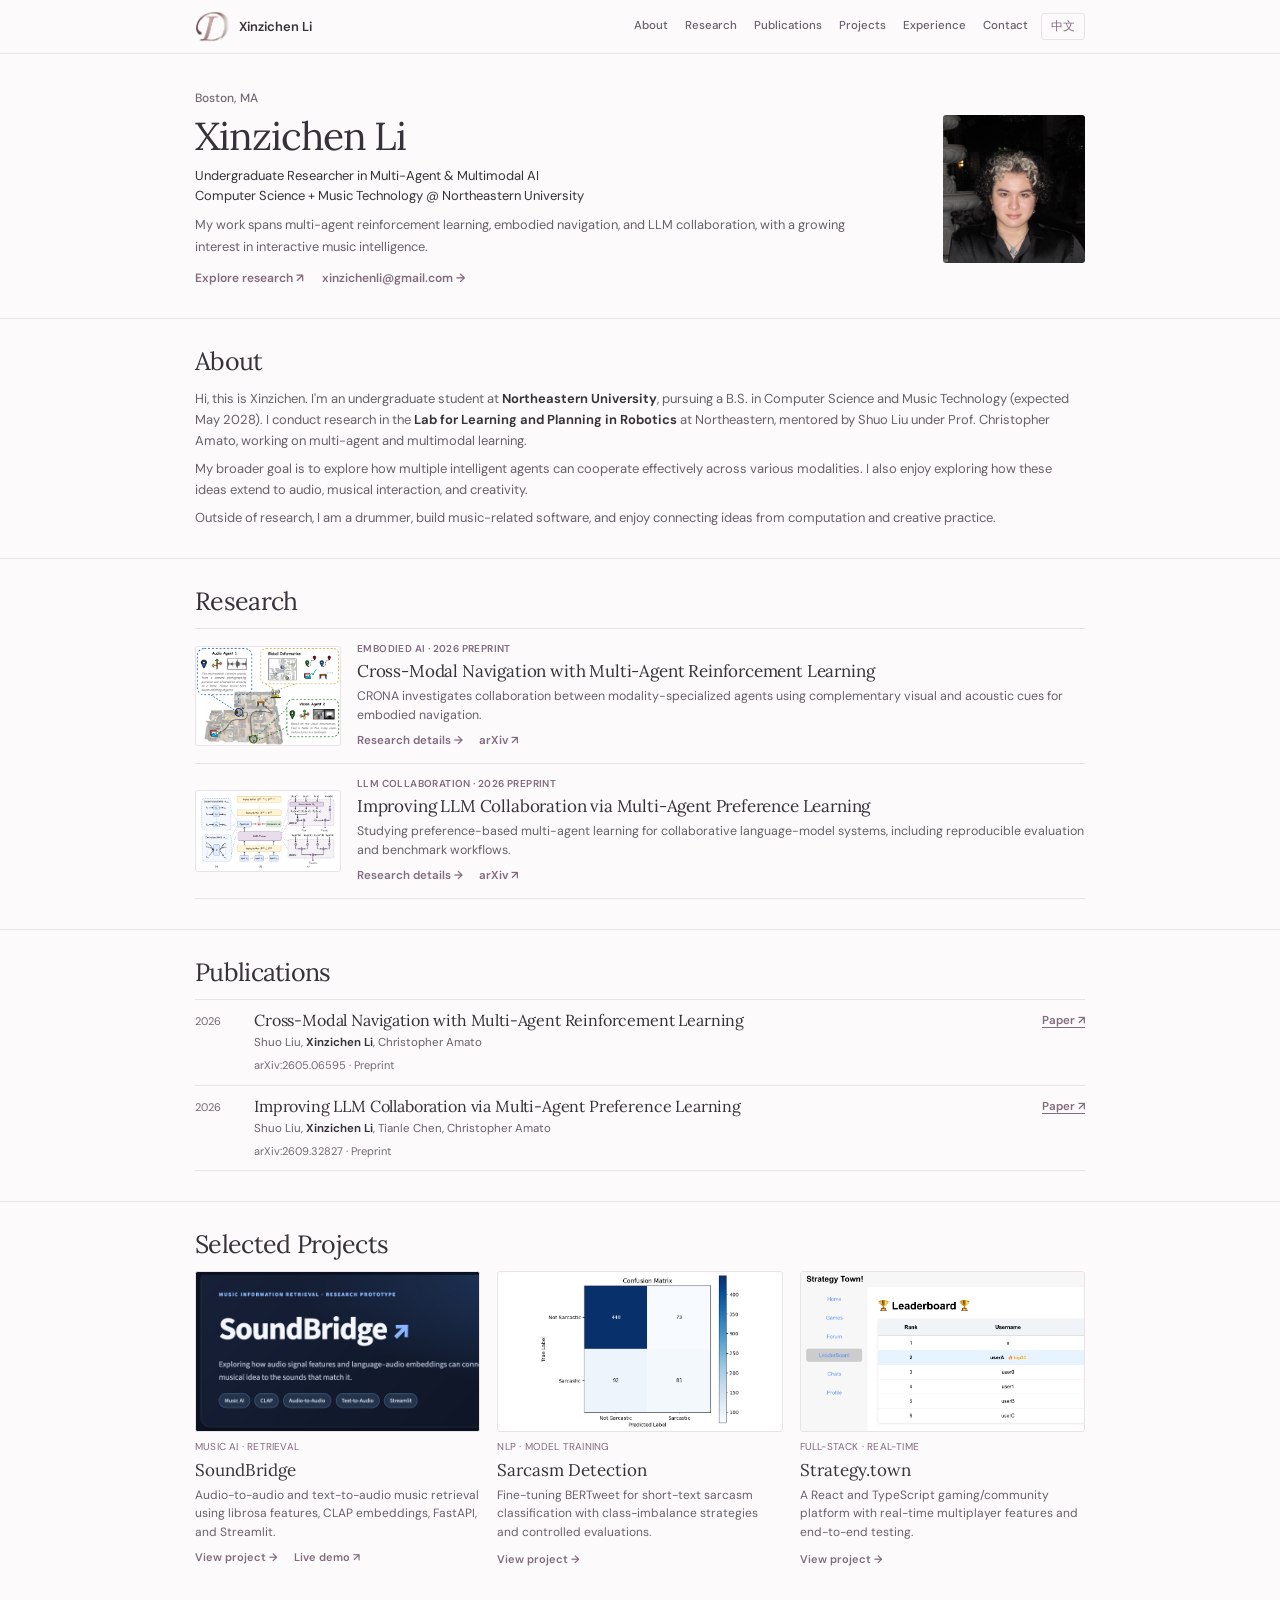
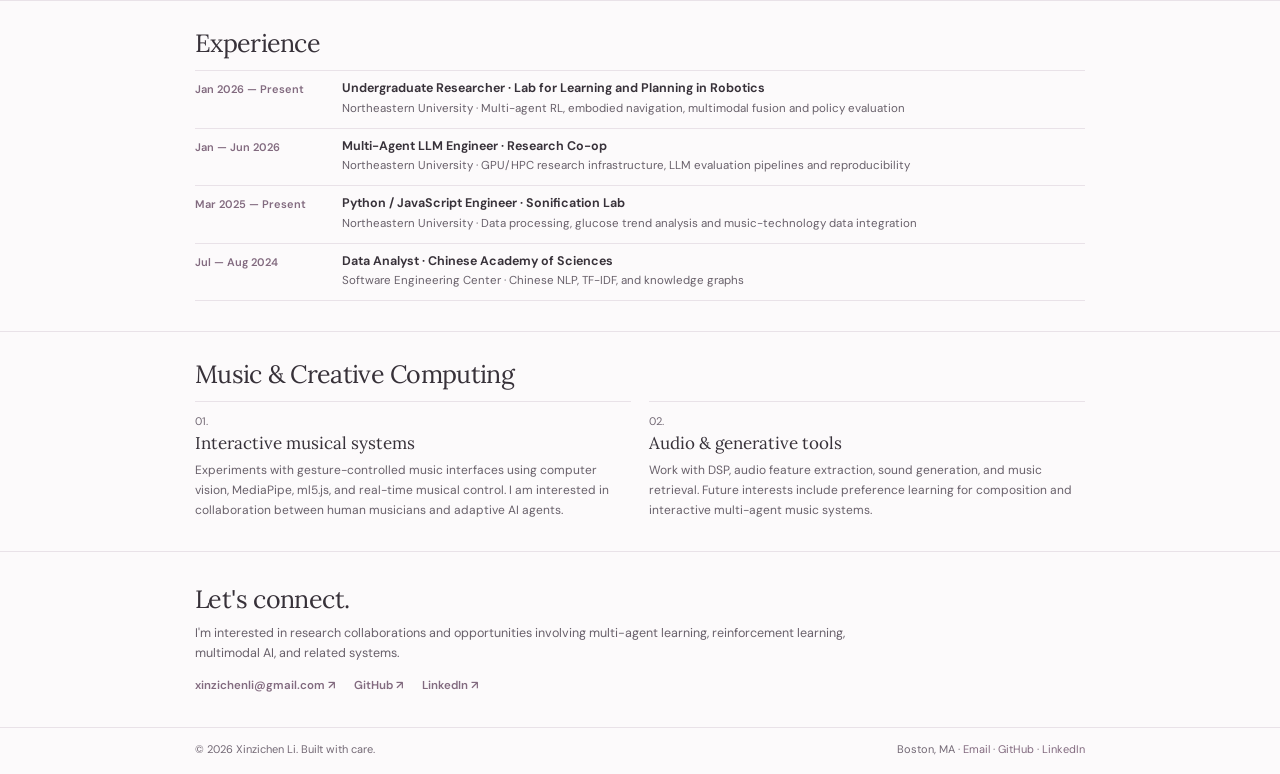
<file: index.html>
<!DOCTYPE html>

<html lang="en"><head><meta charset="utf-8"/><meta content="width=device-width,initial-scale=1" name="viewport"/><meta content="#FCFAFB" name="theme-color"/><meta content="Xinzichen Li is an undergraduate researcher at Northeastern University exploring multi-agent reinforcement learning, multimodal AI, embodied navigation, and music intelligence." name="description"/><meta content="Xinzichen Li" name="author"/><meta content="Xinzichen Li | Research in Multi-Agent &amp; Multimodal AI" property="og:title"/><meta content="Xinzichen Li is an undergraduate researcher at Northeastern University exploring multi-agent reinforcement learning, multimodal AI, embodied navigation, and music intelligence." property="og:description"/><meta content="website" property="og:type"/><title>Xinzichen Li | Research in Multi-Agent &amp; Multimodal AI</title><link href="assets/favicon.png" rel="icon" type="image/png"/><link href="assets/style.css" rel="stylesheet"/><link href="https://fonts.googleapis.com" rel="preconnect"/><link crossorigin="anonymous" href="https://fonts.gstatic.com" rel="preconnect"/><link href="https://fonts.googleapis.com/css2?family=DM+Sans:wght@400;500;600;650&amp;family=Lora:wght@400;500&amp;display=swap" rel="stylesheet"/><link rel="alternate" hreflang="en" href="https://dannygetgrammy.github.io/"/><link rel="alternate" hreflang="zh-Hans" href="https://dannygetgrammy.github.io/zh/"/><link rel="alternate" hreflang="x-default" href="https://dannygetgrammy.github.io/"/></head><body><a class="skip-link" href="#main">Skip to content</a><header class="site-header"><div class="container header-inner"><a aria-label="Xinzichen Li — Home" class="brand" href="index.html"><img alt="" aria-hidden="true" class="brand-logo" height="34" src="assets/danny-li-logo.png" width="34"/><span>Xinzichen Li</span></a><button aria-controls="primary-navigation" aria-expanded="false" aria-label="Open navigation" class="mobile-toggle">☰ Menu</button><nav aria-label="Primary navigation" class="nav" id="primary-navigation"><a href="index.html#about">About</a><a href="index.html#research">Research</a><a href="index.html#publications">Publications</a><a href="index.html#projects">Projects</a><a href="index.html#experience">Experience</a><a href="index.html#contact">Contact</a></nav><a class="language-switch" href="zh/index.html" hreflang="zh-Hans" lang="zh-CN" aria-label="Switch to Chinese">中文</a></div></header><main id="main"><div class="container"><section class="hero" id="home"><div><div class="eyebrow">Boston, MA</div><h1>Xinzichen Li</h1><p class="hero-sub">Undergraduate Researcher in Multi-Agent &amp; Multimodal AI<br/>Computer Science + Music Technology @ Northeastern University</p><p class="hero-description">My work spans multi-agent reinforcement learning, embodied navigation, and LLM collaboration, with a growing interest in interactive music intelligence.</p><div class="hero-actions"><a class="hero-link" href="#research">Explore research <span aria-hidden="true">↗</span></a><a class="hero-link" href="mailto:xinzichenli@gmail.com">xinzichenli@gmail.com <span aria-hidden="true">→</span></a></div></div><div class="hero-photo-col"><img class="hero-portrait" src="assets/xinzichen-li-portrait.jpg" alt="Portrait of Xinzichen Li" width="800" height="800" decoding="async"/></div></section></div>
<hr class="divider"/><section class="section container" id="about"><div class="section-head"><div class="section-header-group"><h2>About</h2></div></div><div class="about-grid"><div><p class="about-copy">Hi, this is Xinzichen. I'm an undergraduate student at <strong>Northeastern University</strong>, pursuing a B.S. in Computer Science and Music Technology (expected May 2028). I conduct research in the <strong>Lab for Learning and Planning in Robotics</strong> at Northeastern, mentored by Shuo Liu under Prof. Christopher Amato, working on multi-agent and multimodal learning.</p><p class="about-copy">My broader goal is to explore how multiple intelligent agents can cooperate effectively across various modalities. I also enjoy exploring how these ideas extend to audio, musical interaction, and creativity.</p><p class="about-copy">Outside of research, I am a drummer, build music-related software, and enjoy connecting ideas from computation and creative practice.</p></div></div></section>
<hr class="divider"/><section class="section container" id="research"><div class="section-head"><div><div class="section-header-group"><h2>Research</h2></div></div></div><div class="research-grid"><article class="research-card"><img class="research-figure" src="assets/figures/crona-figure-1.png" alt="CRONA Figure 1: collaborative navigation with audio and vision agents" loading="lazy"/><div class="research-body"><div class="card-meta">Embodied AI · 2026 Preprint</div><h3>Cross-Modal Navigation with Multi-Agent Reinforcement Learning</h3><p>CRONA investigates collaboration between modality-specialized agents using complementary visual and acoustic cues for embodied navigation.</p><div class="card-links"><a class="text-link" href="research/crona.html">Research details →</a><a class="text-link" href="https://arxiv.org/abs/2605.06595" rel="noopener" target="_blank">arXiv ↗</a></div></div></article><article class="research-card"><img class="research-figure" src="assets/figures/mapl-figure-1.png" alt="MAPL Figure 1: multi-agent preference learning framework" loading="lazy"/><div class="research-body"><div class="card-meta">LLM Collaboration · 2026 Preprint</div><h3>Improving LLM Collaboration via Multi-Agent Preference Learning</h3><p>Studying preference-based multi-agent learning for collaborative language-model systems, including reproducible evaluation and benchmark workflows.</p><div class="card-links"><a class="text-link" href="research/mapl.html">Research details →</a><a class="text-link" href="https://arxiv.org/abs/2609.32827" rel="noopener" target="_blank">arXiv ↗</a></div></div></article></div></section>
<hr class="divider"/><section class="section container" id="publications"><div class="section-head"><div><div class="section-header-group"><h2>Publications</h2></div></div></div><div class="publications"><article class="pub-row"><div class="pub-year">2026</div><div><h3 class="pub-title">Cross-Modal Navigation with Multi-Agent Reinforcement Learning</h3><p class="pub-authors">Shuo Liu, <strong>Xinzichen Li</strong>, Christopher Amato</p><div class="pub-meta">arXiv:2605.06595 · Preprint</div></div><div class="pub-action"><a href="https://arxiv.org/abs/2605.06595" rel="noopener" target="_blank">Paper ↗</a></div></article><article class="pub-row"><div class="pub-year">2026</div><div><h3 class="pub-title">Improving LLM Collaboration via Multi-Agent Preference Learning</h3><p class="pub-authors">Shuo Liu, <strong>Xinzichen Li</strong>, Tianle Chen, Christopher Amato</p><div class="pub-meta">arXiv:2609.32827 · Preprint</div></div><div class="pub-action"><a href="https://arxiv.org/abs/2609.32827" rel="noopener" target="_blank">Paper ↗</a></div></article></div></section>
<hr class="divider"/><section class="section container" id="projects"><div class="section-head"><div><div class="section-header-group"><h2>Selected Projects</h2></div></div></div><div class="projects-grid"><article class="project-card"><a class="project-image-link" href="projects/soundbridge.html"><img class="project-image project-image--soundbridge" src="assets/projects/soundbridge-preview.png" alt="SoundBridge music retrieval prototype" width="2040" height="708" loading="lazy" decoding="async"/></a><div class="project-card-body"><div class="tagline">MUSIC AI · RETRIEVAL</div><h3>SoundBridge</h3><p>Audio-to-audio and text-to-audio music retrieval using librosa features, CLAP embeddings, FastAPI, and Streamlit.</p><div class="project-actions"><a class="explore" href="projects/soundbridge.html">View project →</a><a class="explore" href="https://soundbridge.streamlit.app/" target="_blank" rel="noopener">Live demo ↗</a></div></div></article><a class="project-card" href="projects/sarcasm.html"><img class="project-image project-image--sarcasm" src="assets/projects/sarcasm-confusion-matrix.png" alt="Sarcasm classification confusion matrix with true and predicted labels" width="579" height="451" loading="lazy" decoding="async"/><div class="project-card-body"><div class="tagline">NLP · MODEL TRAINING</div><h3>Sarcasm Detection</h3><p>Fine-tuning BERTweet for short-text sarcasm classification with class-imbalance strategies and controlled evaluations.</p><span class="explore">View project →</span></div></a><a class="project-card" href="projects/strategy.html"><img class="project-image project-image--strategy" src="assets/projects/strategy-leaderboard.png" alt="Strategy.town leaderboard with ranks, games played, wins, and win rates" width="2048" height="544" loading="lazy" decoding="async"/><div class="project-card-body"><div class="tagline">FULL-STACK · REAL-TIME</div><h3>Strategy.town</h3><p>A React and TypeScript gaming/community platform with real-time multiplayer features and end-to-end testing.</p><span class="explore">View project →</span></div></a></div></section>
<hr class="divider"/><section class="section container" id="experience"><div class="section-head"><div class="section-header-group"><h2>Experience</h2></div></div><div class="timeline"><div class="experience-row"><div class="experience-date">Jan 2026 — Present</div><div class="experience-info"><h3>Undergraduate Researcher · Lab for Learning and Planning in Robotics</h3><p>Northeastern University · Multi-agent RL, embodied navigation, multimodal fusion and policy evaluation</p></div></div><div class="experience-row"><div class="experience-date">Jan — Jun 2026</div><div class="experience-info"><h3>Multi-Agent LLM Engineer · Research Co-op</h3><p>Northeastern University · GPU/HPC research infrastructure, LLM evaluation pipelines and reproducibility</p></div></div><div class="experience-row"><div class="experience-date">Mar 2025 — Present</div><div class="experience-info"><h3>Python / JavaScript Engineer · Sonification Lab</h3><p>Northeastern University · Data processing, glucose trend analysis and music-technology data integration</p></div></div><div class="experience-row"><div class="experience-date">Jul — Aug 2024</div><div class="experience-info"><h3>Data Analyst · Chinese Academy of Sciences</h3><p>Software Engineering Center · Chinese NLP, TF-IDF, and knowledge graphs</p></div></div></div></section>
<hr class="divider"/><section class="section container" id="beyond"><div class="section-head"><div><div class="section-header-group"><h2>Music &amp; Creative Computing</h2></div></div></div><div class="beyond-grid"><div class="beyond-card"><div class="small-number">01.</div><h3>Interactive musical systems</h3><p>Experiments with gesture-controlled music interfaces using computer vision, MediaPipe, ml5.js, and real-time musical control. I am interested in collaboration between human musicians and adaptive AI agents.</p></div><div class="beyond-card"><div class="small-number">02.</div><h3>Audio &amp; generative tools</h3><p>Work with DSP, audio feature extraction, sound generation, and music retrieval. Future interests include preference learning for composition and interactive multi-agent music systems.</p></div></div></section>
<hr class="divider"/><section class="contact-section container" id="contact"><h2>Let's connect.</h2><p>I'm interested in research collaborations and opportunities involving multi-agent learning, reinforcement learning, multimodal AI, and related systems.</p><div class="contact-links"><a class="text-link" href="mailto:xinzichenli@gmail.com">xinzichenli@gmail.com ↗</a><a class="text-link" href="https://github.com/DannyGetGrammy" rel="noopener" target="_blank">GitHub ↗</a><a class="text-link" href="https://www.linkedin.com/in/xinzichen-li-80b513294" rel="noopener" target="_blank">LinkedIn ↗</a></div></section></main><footer class="site-footer"><div class="container footer-inner"><div>© <span data-year="">2026</span> Xinzichen Li. Built with care.</div><div>Boston, MA · <a href="mailto:xinzichenli@gmail.com">Email</a> · <a href="https://github.com/DannyGetGrammy" rel="noopener" target="_blank">GitHub</a> · <a href="https://www.linkedin.com/in/xinzichen-li-80b513294" rel="noopener" target="_blank">LinkedIn</a></div></div></footer><script defer="" src="assets/script.js"></script></body></html>
</file>
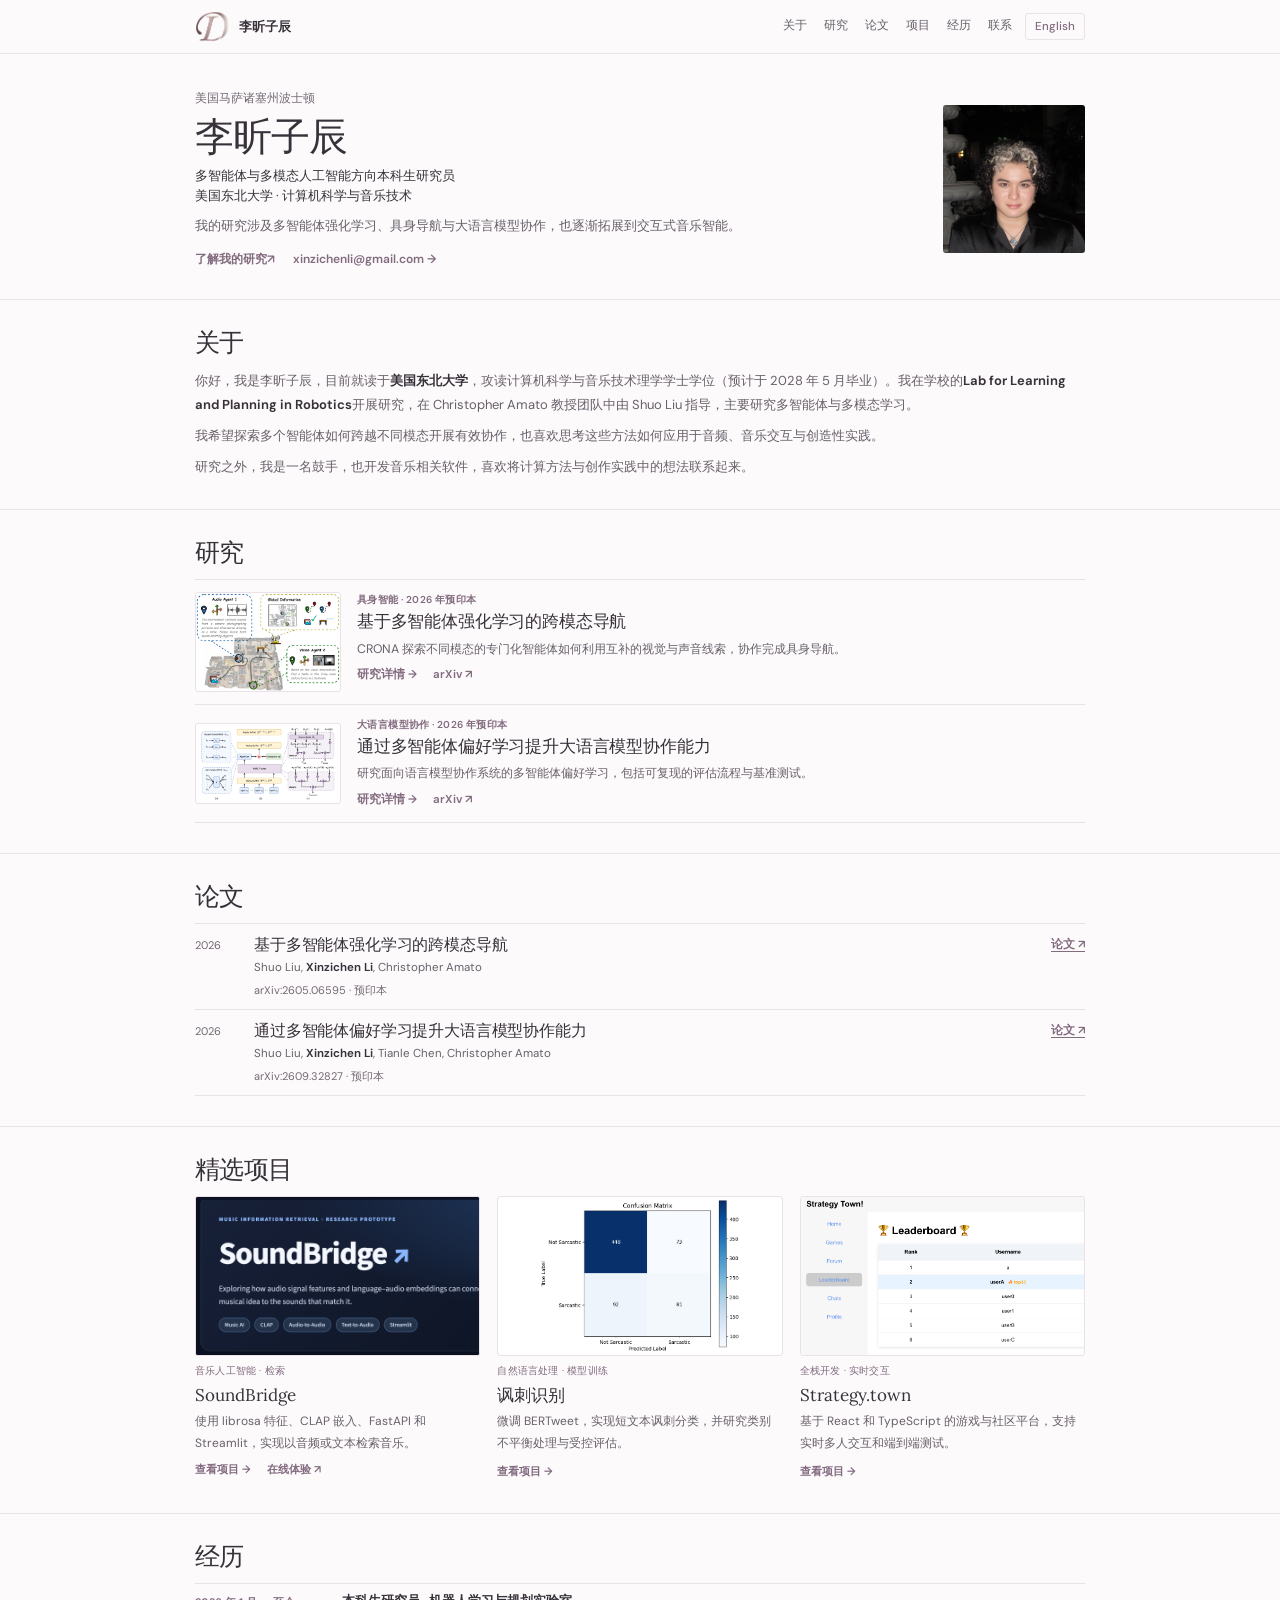
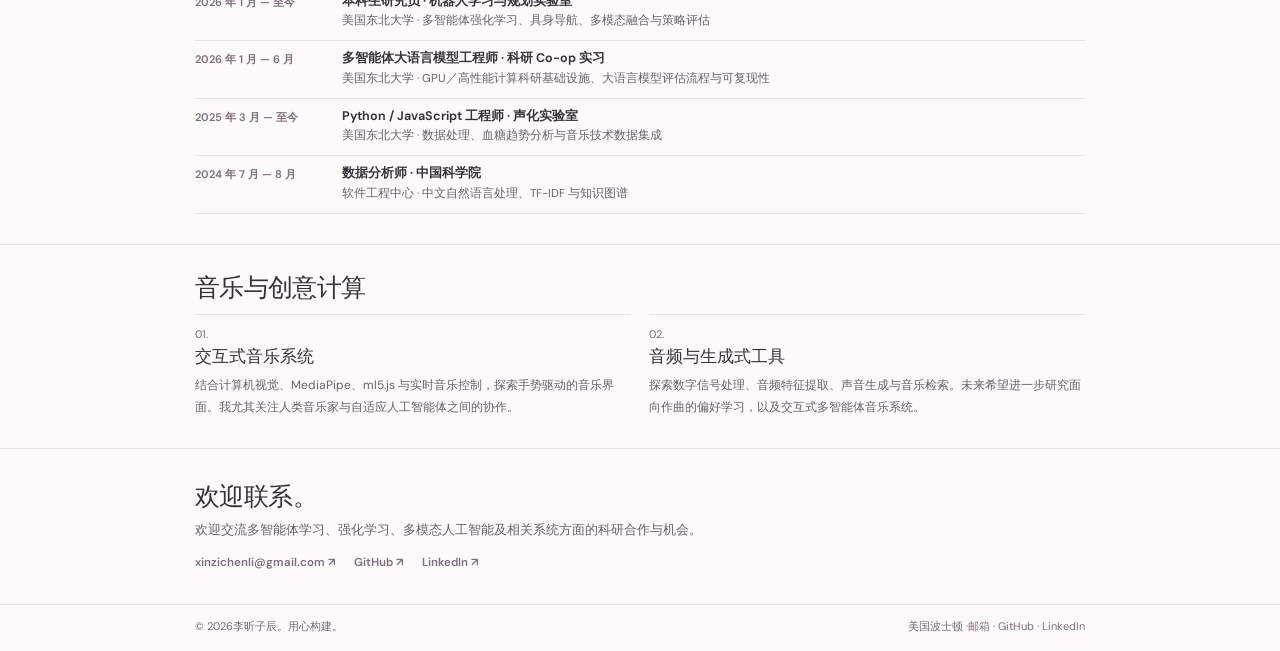
<file: zh/index.html>
<!DOCTYPE html>

<html lang="zh-CN"><head><meta charset="utf-8"/><meta content="width=device-width,initial-scale=1" name="viewport"/><meta content="#FCFAFB" name="theme-color"/><meta content="李昕子辰 是美国东北大学的本科生研究员，研究方向包括多智能体强化学习、多模态人工智能、具身导航与音乐智能。" name="description"/><meta content="李昕子辰" name="author"/><meta content="李昕子辰 | 多智能体与多模态人工智能研究" property="og:title"/><meta content="李昕子辰 是美国东北大学的本科生研究员，研究方向包括多智能体强化学习、多模态人工智能、具身导航与音乐智能。" property="og:description"/><meta content="website" property="og:type"/><title>李昕子辰 | 多智能体与多模态人工智能研究</title><link href="../assets/favicon.png" rel="icon" type="image/png"/><link href="../assets/style.css" rel="stylesheet"/><link href="https://fonts.googleapis.com" rel="preconnect"/><link crossorigin="anonymous" href="https://fonts.gstatic.com" rel="preconnect"/><link href="https://fonts.googleapis.com/css2?family=DM+Sans:wght@400;500;600;650&amp;family=Lora:wght@400;500&amp;display=swap" rel="stylesheet"/><link rel="alternate" hreflang="en" href="https://dannygetgrammy.github.io/"/><link rel="alternate" hreflang="zh-Hans" href="https://dannygetgrammy.github.io/zh/"/><link rel="alternate" hreflang="x-default" href="https://dannygetgrammy.github.io/"/></head><body><a class="skip-link" href="#main">跳转到正文</a><header class="site-header"><div class="container header-inner"><a aria-label="李昕子辰 — 首页" class="brand" href="index.html"><img alt="" aria-hidden="true" class="brand-logo" height="34" src="../assets/danny-li-logo.png" width="34"/><span>李昕子辰</span></a><button aria-controls="primary-navigation" aria-expanded="false" aria-label="打开导航" class="mobile-toggle">☰ 菜单</button><nav aria-label="主导航" class="nav" id="primary-navigation"><a href="index.html#about">关于</a><a href="index.html#research">研究</a><a href="index.html#publications">论文</a><a href="index.html#projects">项目</a><a href="index.html#experience">经历</a><a href="index.html#contact">联系</a></nav><a class="language-switch" href="../index.html" hreflang="en" lang="en" aria-label="Switch to English">English</a></div></header><main id="main"><div class="container"><section class="hero" id="home"><div><div class="eyebrow">美国马萨诸塞州波士顿</div><h1>李昕子辰</h1><p class="hero-sub">多智能体与多模态人工智能方向本科生研究员<br/>美国东北大学 · 计算机科学与音乐技术</p><p class="hero-description">我的研究涉及多智能体强化学习、具身导航与大语言模型协作，也逐渐拓展到交互式音乐智能。</p><div class="hero-actions"><a class="hero-link" href="#research">了解我的研究<span aria-hidden="true">↗</span></a><a class="hero-link" href="mailto:xinzichenli@gmail.com">xinzichenli@gmail.com <span aria-hidden="true">→</span></a></div></div><div class="hero-photo-col"><img class="hero-portrait" src="../assets/xinzichen-li-portrait.jpg" alt="李昕子辰 的个人照片" width="800" height="800" decoding="async"/></div></section></div>
<hr class="divider"/><section class="section container" id="about"><div class="section-head"><div class="section-header-group"><h2>关于</h2></div></div><div class="about-grid"><div><p class="about-copy">你好，我是李昕子辰，目前就读于<strong>美国东北大学</strong>，攻读计算机科学与音乐技术理学学士学位（预计于 2028 年 5 月毕业）。我在学校的<strong>Lab for Learning and Planning in Robotics</strong>开展研究，在 Christopher Amato 教授团队中由 Shuo Liu 指导，主要研究多智能体与多模态学习。</p><p class="about-copy">我希望探索多个智能体如何跨越不同模态开展有效协作，也喜欢思考这些方法如何应用于音频、音乐交互与创造性实践。</p><p class="about-copy">研究之外，我是一名鼓手，也开发音乐相关软件，喜欢将计算方法与创作实践中的想法联系起来。</p></div></div></section>
<hr class="divider"/><section class="section container" id="research"><div class="section-head"><div><div class="section-header-group"><h2>研究</h2></div></div></div><div class="research-grid"><article class="research-card"><img class="research-figure" src="../assets/figures/crona-figure-1.png" alt="CRONA 图 1：音频与视觉智能体的协作导航" loading="lazy"/><div class="research-body"><div class="card-meta">具身智能 · 2026 年预印本</div><h3>基于多智能体强化学习的跨模态导航</h3><p>CRONA 探索不同模态的专门化智能体如何利用互补的视觉与声音线索，协作完成具身导航。</p><div class="card-links"><a class="text-link" href="research/crona.html">研究详情 →</a><a class="text-link" href="https://arxiv.org/abs/2605.06595" rel="noopener" target="_blank">arXiv ↗</a></div></div></article><article class="research-card"><img class="research-figure" src="../assets/figures/mapl-figure-1.png" alt="MAPL 图 1：多智能体偏好学习框架" loading="lazy"/><div class="research-body"><div class="card-meta">大语言模型协作 · 2026 年预印本</div><h3>通过多智能体偏好学习提升大语言模型协作能力</h3><p>研究面向语言模型协作系统的多智能体偏好学习，包括可复现的评估流程与基准测试。</p><div class="card-links"><a class="text-link" href="research/mapl.html">研究详情 →</a><a class="text-link" href="https://arxiv.org/abs/2609.32827" rel="noopener" target="_blank">arXiv ↗</a></div></div></article></div></section>
<hr class="divider"/><section class="section container" id="publications"><div class="section-head"><div><div class="section-header-group"><h2>论文</h2></div></div></div><div class="publications"><article class="pub-row"><div class="pub-year">2026</div><div><h3 class="pub-title">基于多智能体强化学习的跨模态导航</h3><p class="pub-authors">Shuo Liu, <strong>Xinzichen Li</strong>, Christopher Amato</p><div class="pub-meta">arXiv:2605.06595 · 预印本</div></div><div class="pub-action"><a href="https://arxiv.org/abs/2605.06595" rel="noopener" target="_blank">论文 ↗</a></div></article><article class="pub-row"><div class="pub-year">2026</div><div><h3 class="pub-title">通过多智能体偏好学习提升大语言模型协作能力</h3><p class="pub-authors">Shuo Liu, <strong>Xinzichen Li</strong>, Tianle Chen, Christopher Amato</p><div class="pub-meta">arXiv:2609.32827 · 预印本</div></div><div class="pub-action"><a href="https://arxiv.org/abs/2609.32827" rel="noopener" target="_blank">论文 ↗</a></div></article></div></section>
<hr class="divider"/><section class="section container" id="projects"><div class="section-head"><div><div class="section-header-group"><h2>精选项目</h2></div></div></div><div class="projects-grid"><article class="project-card"><a class="project-image-link" href="projects/soundbridge.html"><img class="project-image project-image--soundbridge" src="../assets/projects/soundbridge-preview.png" alt="SoundBridge 音乐检索原型界面" width="2040" height="708" loading="lazy" decoding="async"/></a><div class="project-card-body"><div class="tagline">音乐人工智能 · 检索</div><h3>SoundBridge</h3><p>使用 librosa 特征、CLAP 嵌入、FastAPI 和 Streamlit，实现以音频或文本检索音乐。</p><div class="project-actions"><a class="explore" href="projects/soundbridge.html">查看项目 →</a><a class="explore" href="https://soundbridge.streamlit.app/" target="_blank" rel="noopener">在线体验 ↗</a></div></div></article><a class="project-card" href="projects/sarcasm.html"><img class="project-image project-image--sarcasm" src="../assets/projects/sarcasm-confusion-matrix.png" alt="讽刺分类混淆矩阵：真实标签与预测标签" width="579" height="451" loading="lazy" decoding="async"/><div class="project-card-body"><div class="tagline">自然语言处理 · 模型训练</div><h3>讽刺识别</h3><p>微调 BERTweet，实现短文本讽刺分类，并研究类别不平衡处理与受控评估。</p><span class="explore">查看项目 →</span></div></a><a class="project-card" href="projects/strategy.html"><img class="project-image project-image--strategy" src="../assets/projects/strategy-leaderboard.png" alt="Strategy.town 排行榜：排名、对局数、获胜数与胜率" width="2048" height="544" loading="lazy" decoding="async"/><div class="project-card-body"><div class="tagline">全栈开发 · 实时交互</div><h3>Strategy.town</h3><p>基于 React 和 TypeScript 的游戏与社区平台，支持实时多人交互和端到端测试。</p><span class="explore">查看项目 →</span></div></a></div></section>
<hr class="divider"/><section class="section container" id="experience"><div class="section-head"><div class="section-header-group"><h2>经历</h2></div></div><div class="timeline"><div class="experience-row"><div class="experience-date">2026 年 1 月 — 至今</div><div class="experience-info"><h3>本科生研究员 · 机器人学习与规划实验室</h3><p>美国东北大学 · 多智能体强化学习、具身导航、多模态融合与策略评估</p></div></div><div class="experience-row"><div class="experience-date">2026 年 1 月 — 6 月</div><div class="experience-info"><h3>多智能体大语言模型工程师 · 科研 Co-op 实习</h3><p>美国东北大学 · GPU／高性能计算科研基础设施、大语言模型评估流程与可复现性</p></div></div><div class="experience-row"><div class="experience-date">2025 年 3 月 — 至今</div><div class="experience-info"><h3>Python / JavaScript 工程师 · 声化实验室</h3><p>美国东北大学 · 数据处理、血糖趋势分析与音乐技术数据集成</p></div></div><div class="experience-row"><div class="experience-date">2024 年 7 月 — 8 月</div><div class="experience-info"><h3>数据分析师 · 中国科学院</h3><p>软件工程中心 · 中文自然语言处理、TF-IDF 与知识图谱</p></div></div></div></section>
<hr class="divider"/><section class="section container" id="beyond"><div class="section-head"><div><div class="section-header-group"><h2>音乐与创意计算</h2></div></div></div><div class="beyond-grid"><div class="beyond-card"><div class="small-number">01.</div><h3>交互式音乐系统</h3><p>结合计算机视觉、MediaPipe、ml5.js 与实时音乐控制，探索手势驱动的音乐界面。我尤其关注人类音乐家与自适应人工智能体之间的协作。</p></div><div class="beyond-card"><div class="small-number">02.</div><h3>音频与生成式工具</h3><p>探索数字信号处理、音频特征提取、声音生成与音乐检索。未来希望进一步研究面向作曲的偏好学习，以及交互式多智能体音乐系统。</p></div></div></section>
<hr class="divider"/><section class="contact-section container" id="contact"><h2>欢迎联系。</h2><p>欢迎交流多智能体学习、强化学习、多模态人工智能及相关系统方面的科研合作与机会。</p><div class="contact-links"><a class="text-link" href="mailto:xinzichenli@gmail.com">xinzichenli@gmail.com ↗</a><a class="text-link" href="https://github.com/DannyGetGrammy" rel="noopener" target="_blank">GitHub ↗</a><a class="text-link" href="https://www.linkedin.com/in/xinzichen-li-80b513294" rel="noopener" target="_blank">LinkedIn ↗</a></div></section></main><footer class="site-footer"><div class="container footer-inner"><div>© <span data-year="">2026</span>李昕子辰。用心构建。</div><div>美国波士顿 ·<a href="mailto:xinzichenli@gmail.com">邮箱</a> · <a href="https://github.com/DannyGetGrammy" rel="noopener" target="_blank">GitHub</a> · <a href="https://www.linkedin.com/in/xinzichen-li-80b513294" rel="noopener" target="_blank">LinkedIn</a></div></div></footer><script defer="" src="../assets/script.js"></script></body></html>
</file>
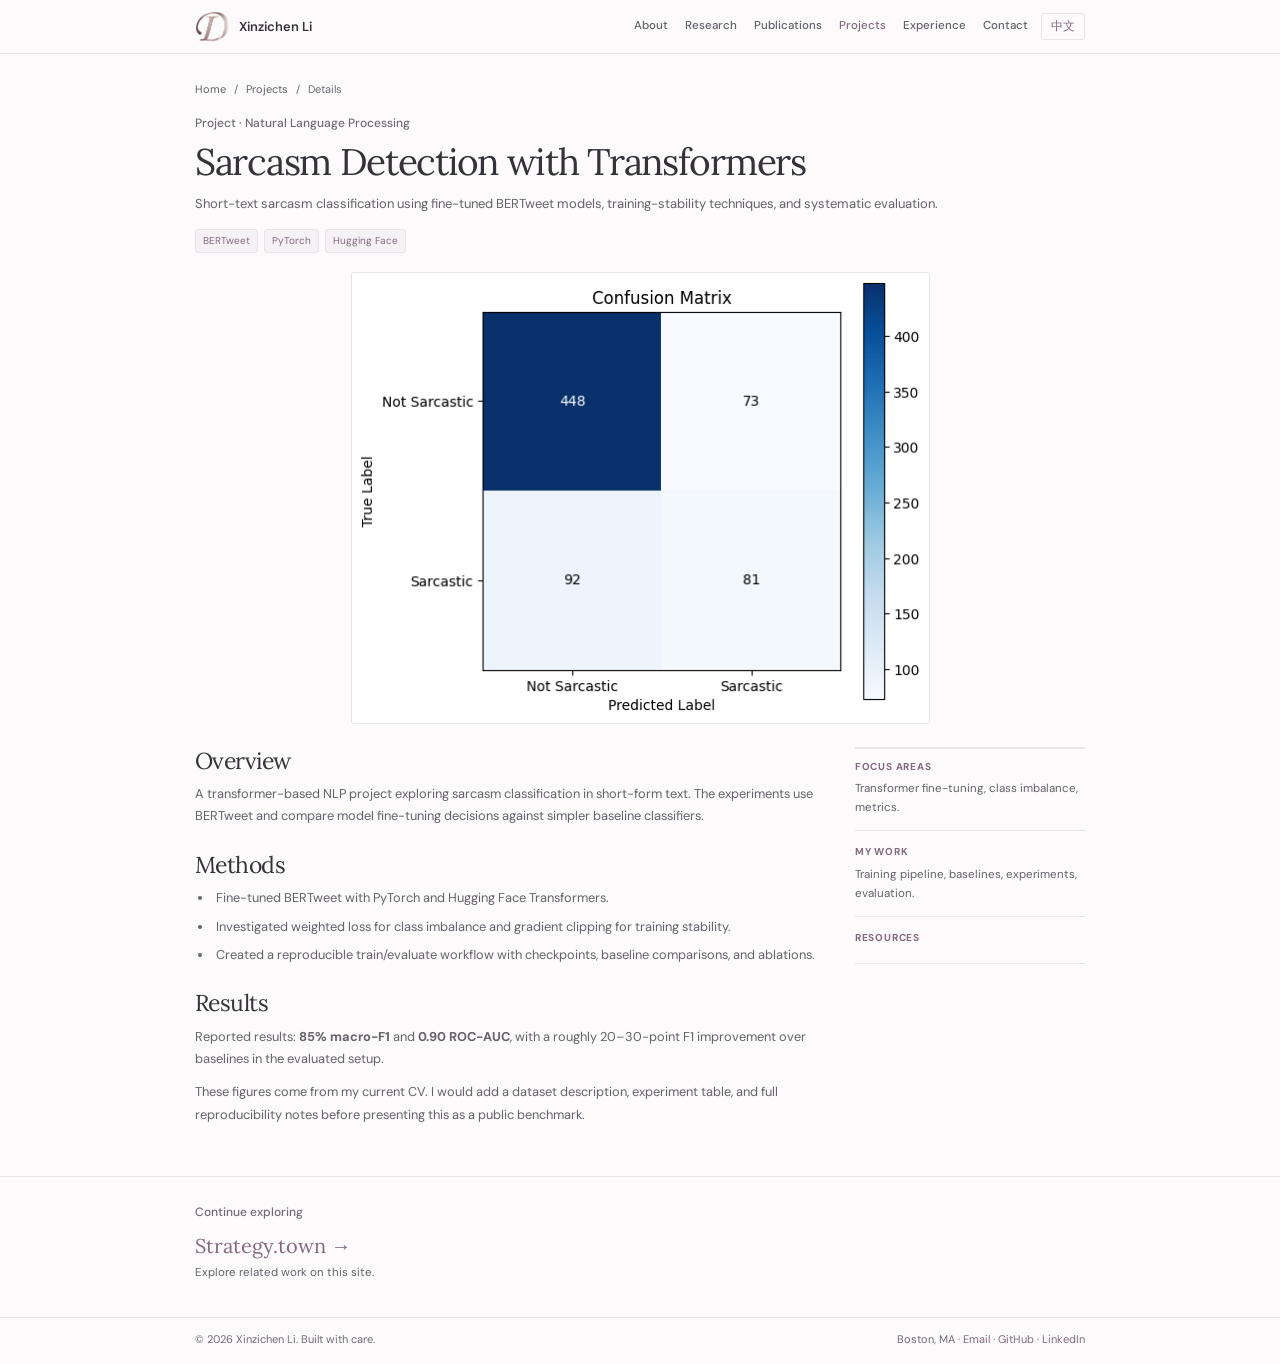
<file: projects/sarcasm.html>
<!DOCTYPE html>

<html lang="en"><head><meta charset="utf-8"/><meta content="width=device-width,initial-scale=1" name="viewport"/><meta content="#FCFAFB" name="theme-color"/><meta content="Short-text sarcasm classification using fine-tuned BERTweet models, training-stability techniques, and systematic evaluation." name="description"/><meta content="Xinzichen Li" name="author"/><meta content="Sarcasm Detection with Transformers | Xinzichen Li" property="og:title"/><meta content="Short-text sarcasm classification using fine-tuned BERTweet models, training-stability techniques, and systematic evaluation." property="og:description"/><meta content="website" property="og:type"/><title>Sarcasm Detection with Transformers | Xinzichen Li</title><link href="../assets/favicon.png" rel="icon" type="image/png"/><link href="../assets/style.css" rel="stylesheet"/><link href="https://fonts.googleapis.com" rel="preconnect"/><link crossorigin="anonymous" href="https://fonts.gstatic.com" rel="preconnect"/><link href="https://fonts.googleapis.com/css2?family=DM+Sans:wght@400;500;600;650&amp;family=Lora:wght@400;500&amp;display=swap" rel="stylesheet"/><link rel="alternate" hreflang="en" href="https://dannygetgrammy.github.io/projects/sarcasm.html"/><link rel="alternate" hreflang="zh-Hans" href="https://dannygetgrammy.github.io/zh/projects/sarcasm.html"/><link rel="alternate" hreflang="x-default" href="https://dannygetgrammy.github.io/projects/sarcasm.html"/></head><body><a class="skip-link" href="#main">Skip to content</a><header class="site-header"><div class="container header-inner"><a aria-label="Xinzichen Li — Home" class="brand" href="../index.html"><img alt="" aria-hidden="true" class="brand-logo" height="34" src="../assets/danny-li-logo.png" width="34"/><span>Xinzichen Li</span></a><button aria-controls="primary-navigation" aria-expanded="false" aria-label="Open navigation" class="mobile-toggle">☰ Menu</button><nav aria-label="Primary navigation" class="nav" id="primary-navigation"><a href="../index.html#about">About</a><a href="../index.html#research">Research</a><a href="../index.html#publications">Publications</a><a aria-current="page" href="../index.html#projects">Projects</a><a href="../index.html#experience">Experience</a><a href="../index.html#contact">Contact</a></nav><a class="language-switch" href="../zh/projects/sarcasm.html" hreflang="zh-Hans" lang="zh-CN" aria-label="Switch to Chinese">中文</a></div></header><main id="main"><div class="container"><section class="detail-hero"><div class="breadcrumb"><a href="../index.html">Home</a><span>/</span><a href="../index.html#projects">Projects</a><span>/</span>Details</div><div class="eyebrow">Project · Natural Language Processing</div><h1>Sarcasm Detection with Transformers</h1><p class="detail-subtitle">Short-text sarcasm classification using fine-tuned BERTweet models, training-stability techniques, and systematic evaluation.</p><div class="detail-meta"><span class="tag">BERTweet</span><span class="tag">PyTorch</span><span class="tag">Hugging Face</span></div></section><div class="detail-visual"><a href="../assets/projects/sarcasm-confusion-matrix.png" target="_blank" rel="noopener" aria-label="Open full-size project image"><img class="project-detail-image project-detail-image--sarcasm" src="../assets/projects/sarcasm-confusion-matrix.png" alt="Sarcasm classification confusion matrix with true and predicted labels" width="579" height="451" decoding="async"/></a></div><div class="detail-content"><article><h2>Overview</h2><p>A transformer-based NLP project exploring sarcasm classification in short-form text. The experiments use BERTweet and compare model fine-tuning decisions against simpler baseline classifiers.</p><h2>Methods</h2><ul><li>Fine-tuned BERTweet with PyTorch and Hugging Face Transformers.</li><li>Investigated weighted loss for class imbalance and gradient clipping for training stability.</li><li>Created a reproducible train/evaluate workflow with checkpoints, baseline comparisons, and ablations.</li></ul><h2>Results</h2><p>Reported results: <strong>85% macro-F1</strong> and <strong>0.90 ROC-AUC</strong>, with a roughly 20–30-point F1 improvement over baselines in the evaluated setup.</p><p>These figures come from my current CV. I would add a dataset description, experiment table, and full reproducibility notes before presenting this as a public benchmark.</p></article><aside class="detail-aside"><div class="aside-block"><h3>Focus areas</h3><p>Transformer fine-tuning, class imbalance, metrics.</p></div><div class="aside-block"><h3>My work</h3><p>Training pipeline, baselines, experiments, evaluation.</p></div><div class="aside-block"><h3>Resources</h3></div></aside></div></div><div class="related"><div class="container"><span class="eyebrow">Continue exploring</span><div style="margin-top:10px"><a href="../projects/strategy.html">Strategy.town →</a></div><p>Explore related work on this site.</p></div></div></main><footer class="site-footer"><div class="container footer-inner"><div>© <span data-year="">2026</span> Xinzichen Li. Built with care.</div><div>Boston, MA · <a href="mailto:xinzichenli@gmail.com">Email</a> · <a href="https://github.com/DannyGetGrammy" rel="noopener" target="_blank">GitHub</a> · <a href="https://www.linkedin.com/in/xinzichen-li-80b513294" rel="noopener" target="_blank">LinkedIn</a></div></div></footer><script defer="" src="../assets/script.js"></script></body></html>
</file>
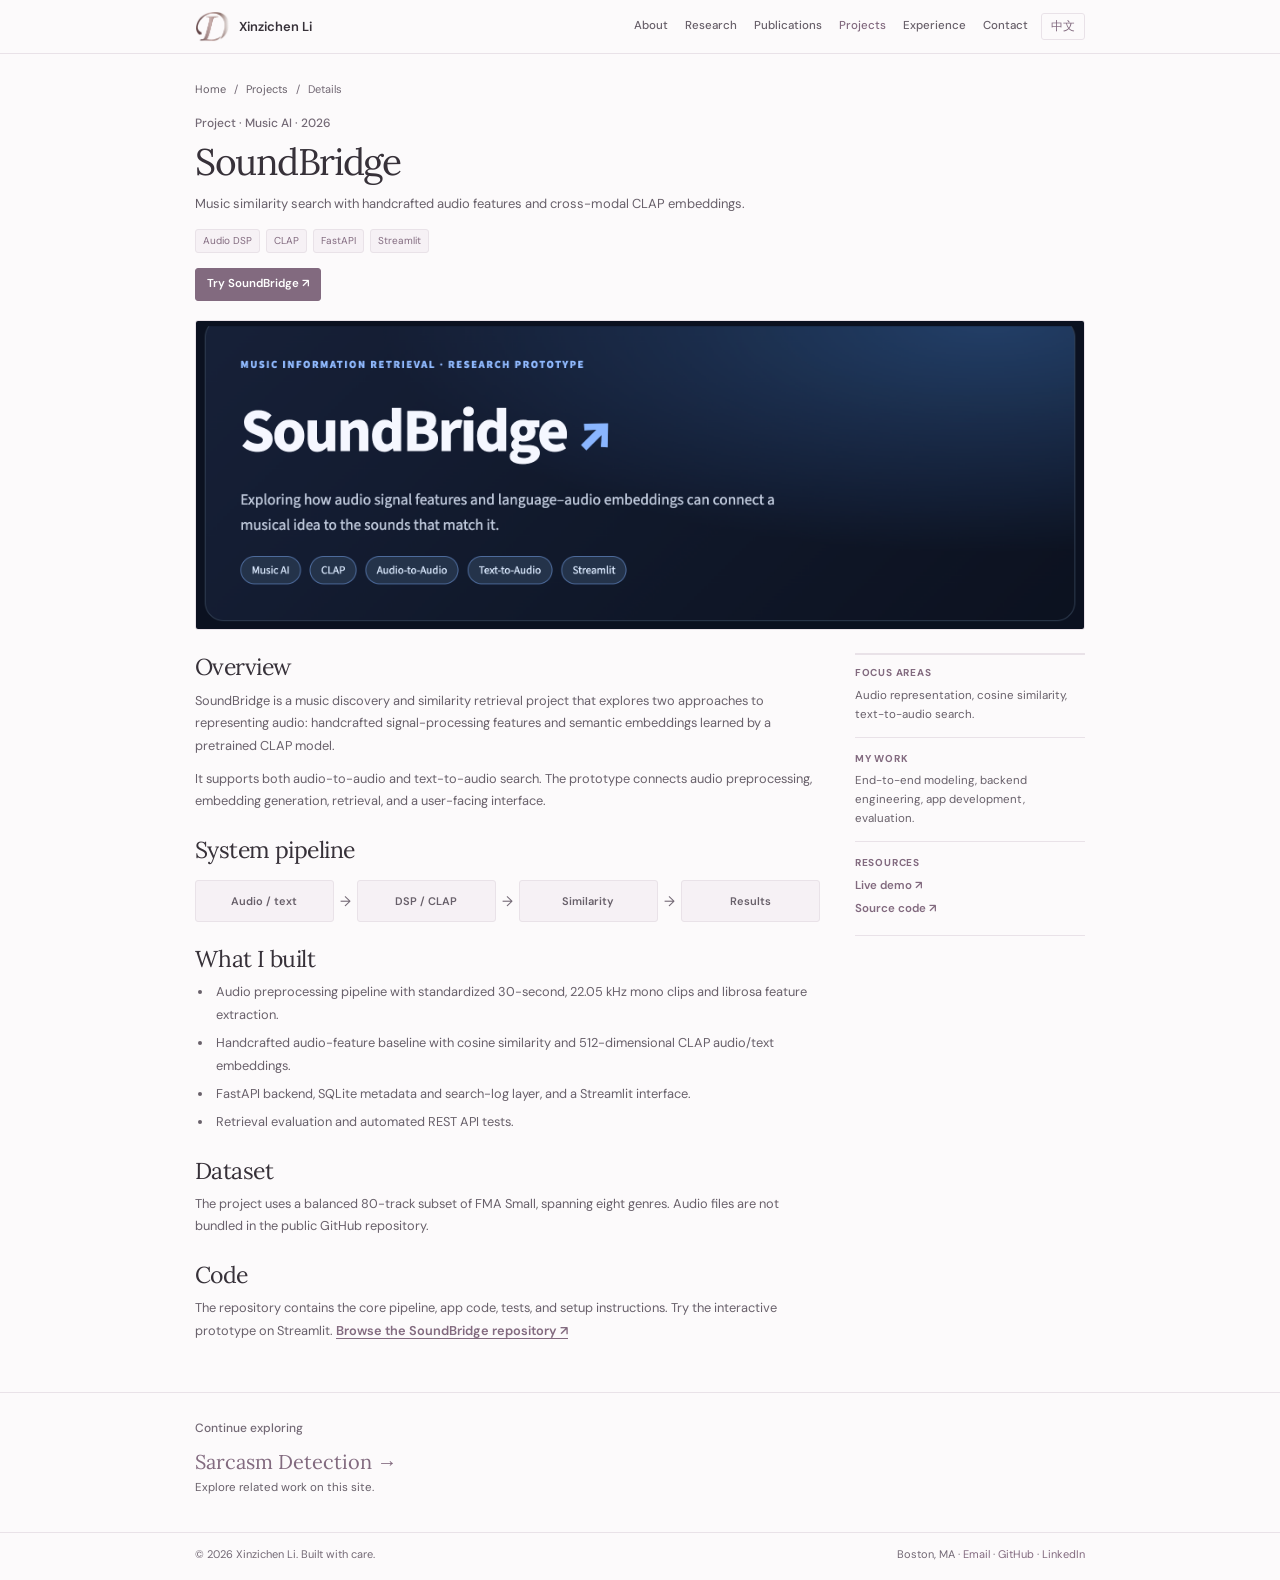
<file: projects/soundbridge.html>
<!DOCTYPE html>

<html lang="en"><head><meta charset="utf-8"/><meta content="width=device-width,initial-scale=1" name="viewport"/><meta content="#FCFAFB" name="theme-color"/><meta content="Music similarity search with handcrafted audio features and cross-modal CLAP embeddings." name="description"/><meta content="Xinzichen Li" name="author"/><meta content="SoundBridge | Xinzichen Li" property="og:title"/><meta content="Music similarity search with handcrafted audio features and cross-modal CLAP embeddings." property="og:description"/><meta content="website" property="og:type"/><title>SoundBridge | Xinzichen Li</title><link href="../assets/favicon.png" rel="icon" type="image/png"/><link href="../assets/style.css" rel="stylesheet"/><link href="https://fonts.googleapis.com" rel="preconnect"/><link crossorigin="anonymous" href="https://fonts.gstatic.com" rel="preconnect"/><link href="https://fonts.googleapis.com/css2?family=DM+Sans:wght@400;500;600;650&amp;family=Lora:wght@400;500&amp;display=swap" rel="stylesheet"/><link rel="alternate" hreflang="en" href="https://dannygetgrammy.github.io/projects/soundbridge.html"/><link rel="alternate" hreflang="zh-Hans" href="https://dannygetgrammy.github.io/zh/projects/soundbridge.html"/><link rel="alternate" hreflang="x-default" href="https://dannygetgrammy.github.io/projects/soundbridge.html"/></head><body><a class="skip-link" href="#main">Skip to content</a><header class="site-header"><div class="container header-inner"><a aria-label="Xinzichen Li — Home" class="brand" href="../index.html"><img alt="" aria-hidden="true" class="brand-logo" height="34" src="../assets/danny-li-logo.png" width="34"/><span>Xinzichen Li</span></a><button aria-controls="primary-navigation" aria-expanded="false" aria-label="Open navigation" class="mobile-toggle">☰ Menu</button><nav aria-label="Primary navigation" class="nav" id="primary-navigation"><a href="../index.html#about">About</a><a href="../index.html#research">Research</a><a href="../index.html#publications">Publications</a><a aria-current="page" href="../index.html#projects">Projects</a><a href="../index.html#experience">Experience</a><a href="../index.html#contact">Contact</a></nav><a class="language-switch" href="../zh/projects/soundbridge.html" hreflang="zh-Hans" lang="zh-CN" aria-label="Switch to Chinese">中文</a></div></header><main id="main"><div class="container"><section class="detail-hero"><div class="breadcrumb"><a href="../index.html">Home</a><span>/</span><a href="../index.html#projects">Projects</a><span>/</span>Details</div><div class="eyebrow">Project · Music AI · 2026</div><h1>SoundBridge</h1><p class="detail-subtitle">Music similarity search with handcrafted audio features and cross-modal CLAP embeddings.</p><div class="detail-meta"><span class="tag">Audio DSP</span><span class="tag">CLAP</span><span class="tag">FastAPI</span><span class="tag">Streamlit</span></div><div class="project-demo-action"><a class="btn primary" href="https://soundbridge.streamlit.app/" target="_blank" rel="noopener">Try SoundBridge ↗</a></div></section><div class="detail-visual"><a href="../assets/projects/soundbridge-preview.png" target="_blank" rel="noopener" aria-label="Open full-size project image"><img class="project-detail-image project-detail-image--soundbridge" src="../assets/projects/soundbridge-preview.png" alt="SoundBridge music retrieval prototype" width="2040" height="708" decoding="async"/></a></div><div class="detail-content"><article><h2>Overview</h2><p>SoundBridge is a music discovery and similarity retrieval project that explores two approaches to representing audio: handcrafted signal-processing features and semantic embeddings learned by a pretrained CLAP model.</p><p>It supports both audio-to-audio and text-to-audio search. The prototype connects audio preprocessing, embedding generation, retrieval, and a user-facing interface.</p><h2>System pipeline</h2><div class="process"><div class="process-step">Audio / text</div><div class="process-arrow">→</div><div class="process-step">DSP / CLAP</div><div class="process-arrow">→</div><div class="process-step">Similarity</div><div class="process-arrow">→</div><div class="process-step">Results</div></div><h2>What I built</h2><ul><li>Audio preprocessing pipeline with standardized 30-second, 22.05 kHz mono clips and librosa feature extraction.</li><li>Handcrafted audio-feature baseline with cosine similarity and 512-dimensional CLAP audio/text embeddings.</li><li>FastAPI backend, SQLite metadata and search-log layer, and a Streamlit interface.</li><li>Retrieval evaluation and automated REST API tests.</li></ul><h2>Dataset</h2><p>The project uses a balanced 80-track subset of FMA Small, spanning eight genres. Audio files are not bundled in the public GitHub repository.</p><h2>Code</h2><p>The repository contains the core pipeline, app code, tests, and setup instructions. Try the interactive prototype on Streamlit. <a href="https://github.com/DannyGetGrammy/SoundBridge" rel="noopener" target="_blank">Browse the SoundBridge repository ↗</a></p></article><aside class="detail-aside"><div class="aside-block"><h3>Focus areas</h3><p>Audio representation, cosine similarity, text-to-audio search.</p></div><div class="aside-block"><h3>My work</h3><p>End-to-end modeling, backend engineering, app development, evaluation.</p></div><div class="aside-block"><h3>Resources</h3><a href="https://soundbridge.streamlit.app/" target="_blank" rel="noopener">Live demo ↗</a><a href="https://github.com/DannyGetGrammy/SoundBridge" rel="noopener" target="_blank">Source code ↗</a></div></aside></div></div><div class="related"><div class="container"><span class="eyebrow">Continue exploring</span><div style="margin-top:10px"><a href="../projects/sarcasm.html">Sarcasm Detection →</a></div><p>Explore related work on this site.</p></div></div></main><footer class="site-footer"><div class="container footer-inner"><div>© <span data-year="">2026</span> Xinzichen Li. Built with care.</div><div>Boston, MA · <a href="mailto:xinzichenli@gmail.com">Email</a> · <a href="https://github.com/DannyGetGrammy" rel="noopener" target="_blank">GitHub</a> · <a href="https://www.linkedin.com/in/xinzichen-li-80b513294" rel="noopener" target="_blank">LinkedIn</a></div></div></footer><script defer="" src="../assets/script.js"></script></body></html>
</file>
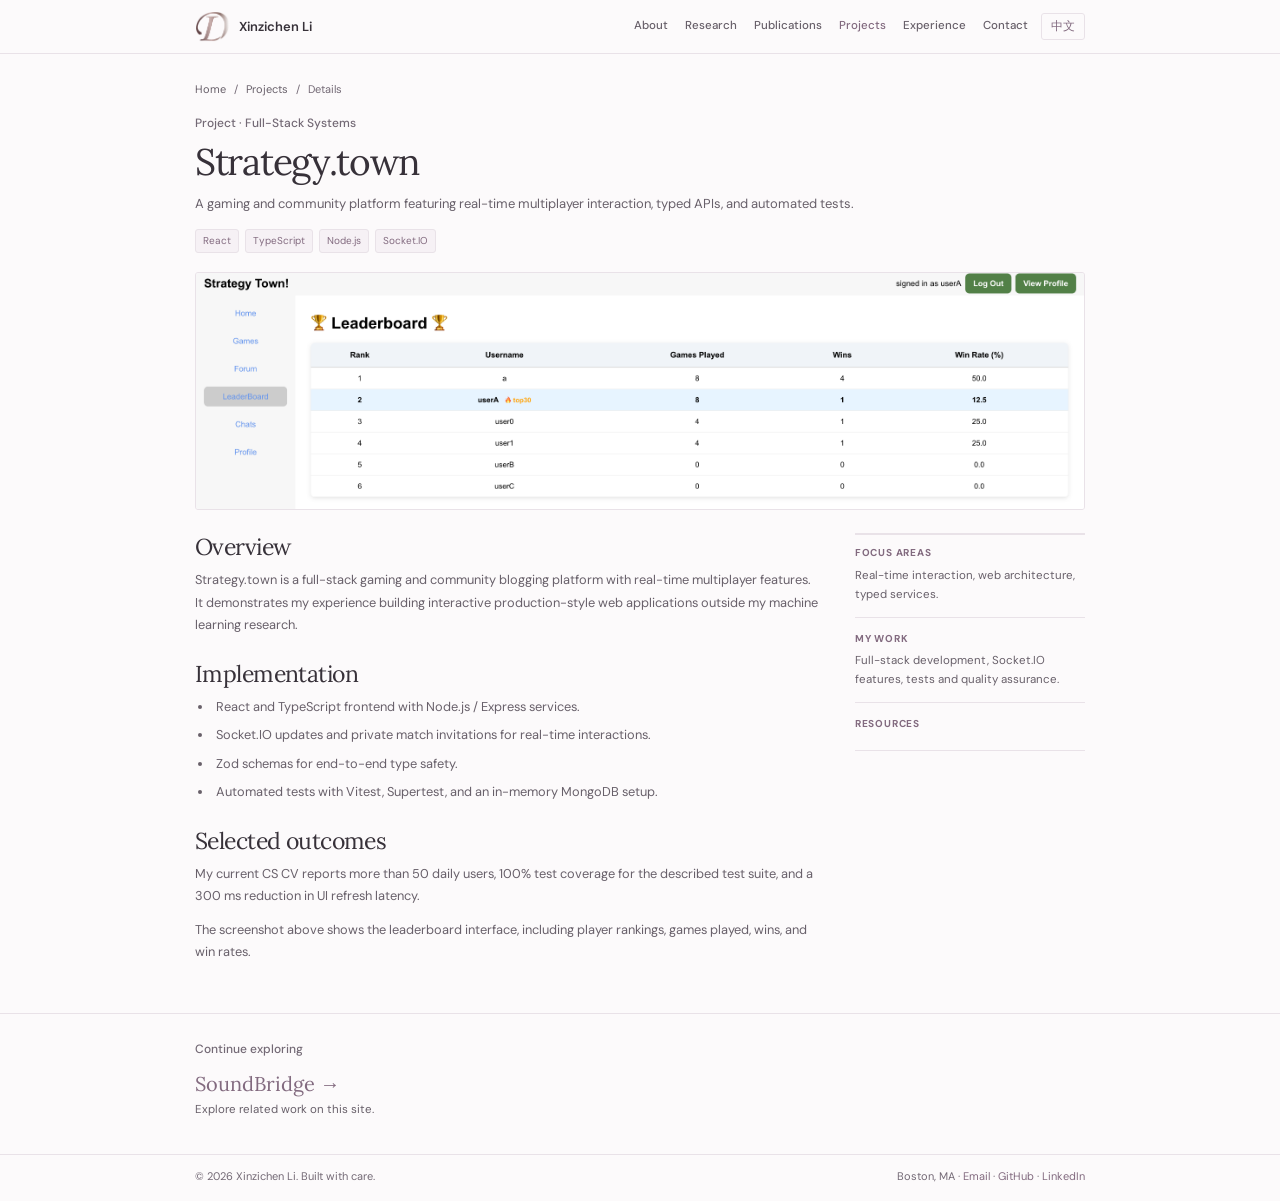
<file: projects/strategy.html>
<!DOCTYPE html>

<html lang="en"><head><meta charset="utf-8"/><meta content="width=device-width,initial-scale=1" name="viewport"/><meta content="#FCFAFB" name="theme-color"/><meta content="A gaming and community platform featuring real-time multiplayer interaction, typed APIs, and automated tests." name="description"/><meta content="Xinzichen Li" name="author"/><meta content="Strategy.town | Xinzichen Li" property="og:title"/><meta content="A gaming and community platform featuring real-time multiplayer interaction, typed APIs, and automated tests." property="og:description"/><meta content="website" property="og:type"/><title>Strategy.town | Xinzichen Li</title><link href="../assets/favicon.png" rel="icon" type="image/png"/><link href="../assets/style.css" rel="stylesheet"/><link href="https://fonts.googleapis.com" rel="preconnect"/><link crossorigin="anonymous" href="https://fonts.gstatic.com" rel="preconnect"/><link href="https://fonts.googleapis.com/css2?family=DM+Sans:wght@400;500;600;650&amp;family=Lora:wght@400;500&amp;display=swap" rel="stylesheet"/><link rel="alternate" hreflang="en" href="https://dannygetgrammy.github.io/projects/strategy.html"/><link rel="alternate" hreflang="zh-Hans" href="https://dannygetgrammy.github.io/zh/projects/strategy.html"/><link rel="alternate" hreflang="x-default" href="https://dannygetgrammy.github.io/projects/strategy.html"/></head><body><a class="skip-link" href="#main">Skip to content</a><header class="site-header"><div class="container header-inner"><a aria-label="Xinzichen Li — Home" class="brand" href="../index.html"><img alt="" aria-hidden="true" class="brand-logo" height="34" src="../assets/danny-li-logo.png" width="34"/><span>Xinzichen Li</span></a><button aria-controls="primary-navigation" aria-expanded="false" aria-label="Open navigation" class="mobile-toggle">☰ Menu</button><nav aria-label="Primary navigation" class="nav" id="primary-navigation"><a href="../index.html#about">About</a><a href="../index.html#research">Research</a><a href="../index.html#publications">Publications</a><a aria-current="page" href="../index.html#projects">Projects</a><a href="../index.html#experience">Experience</a><a href="../index.html#contact">Contact</a></nav><a class="language-switch" href="../zh/projects/strategy.html" hreflang="zh-Hans" lang="zh-CN" aria-label="Switch to Chinese">中文</a></div></header><main id="main"><div class="container"><section class="detail-hero"><div class="breadcrumb"><a href="../index.html">Home</a><span>/</span><a href="../index.html#projects">Projects</a><span>/</span>Details</div><div class="eyebrow">Project · Full-Stack Systems</div><h1>Strategy.town</h1><p class="detail-subtitle">A gaming and community platform featuring real-time multiplayer interaction, typed APIs, and automated tests.</p><div class="detail-meta"><span class="tag">React</span><span class="tag">TypeScript</span><span class="tag">Node.js</span><span class="tag">Socket.IO</span></div></section><div class="detail-visual"><a href="../assets/projects/strategy-leaderboard.png" target="_blank" rel="noopener" aria-label="Open full-size project image"><img class="project-detail-image project-detail-image--strategy" src="../assets/projects/strategy-leaderboard.png" alt="Strategy.town leaderboard with ranks, games played, wins, and win rates" width="2048" height="544" decoding="async"/></a></div><div class="detail-content"><article><h2>Overview</h2><p>Strategy.town is a full-stack gaming and community blogging platform with real-time multiplayer features. It demonstrates my experience building interactive production-style web applications outside my machine learning research.</p><h2>Implementation</h2><ul><li>React and TypeScript frontend with Node.js / Express services.</li><li>Socket.IO updates and private match invitations for real-time interactions.</li><li>Zod schemas for end-to-end type safety.</li><li>Automated tests with Vitest, Supertest, and an in-memory MongoDB setup.</li></ul><h2>Selected outcomes</h2><p>My current CS CV reports more than 50 daily users, 100% test coverage for the described test suite, and a 300 ms reduction in UI refresh latency.</p><p>The screenshot above shows the leaderboard interface, including player rankings, games played, wins, and win rates.</p></article><aside class="detail-aside"><div class="aside-block"><h3>Focus areas</h3><p>Real-time interaction, web architecture, typed services.</p></div><div class="aside-block"><h3>My work</h3><p>Full-stack development, Socket.IO features, tests and quality assurance.</p></div><div class="aside-block"><h3>Resources</h3></div></aside></div></div><div class="related"><div class="container"><span class="eyebrow">Continue exploring</span><div style="margin-top:10px"><a href="../projects/soundbridge.html">SoundBridge →</a></div><p>Explore related work on this site.</p></div></div></main><footer class="site-footer"><div class="container footer-inner"><div>© <span data-year="">2026</span> Xinzichen Li. Built with care.</div><div>Boston, MA · <a href="mailto:xinzichenli@gmail.com">Email</a> · <a href="https://github.com/DannyGetGrammy" rel="noopener" target="_blank">GitHub</a> · <a href="https://www.linkedin.com/in/xinzichen-li-80b513294" rel="noopener" target="_blank">LinkedIn</a></div></div></footer><script defer="" src="../assets/script.js"></script></body></html>
</file>
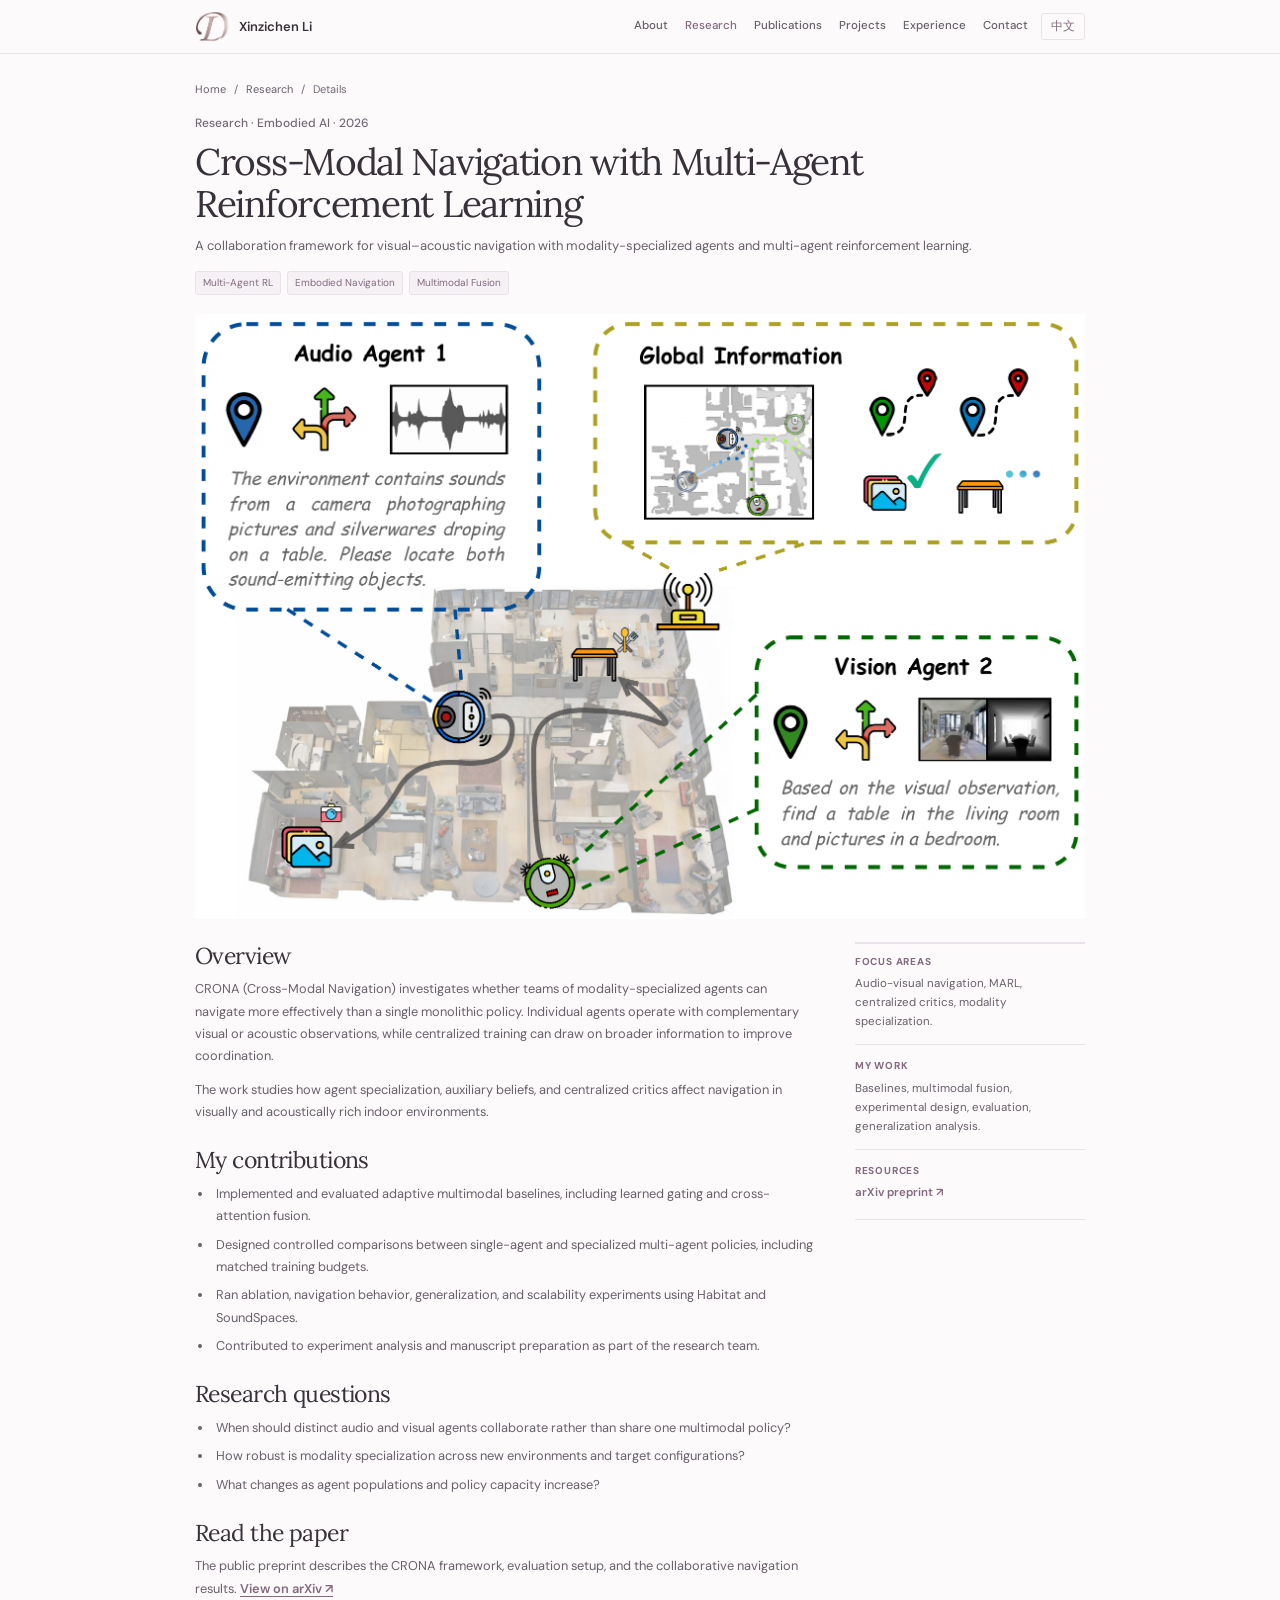
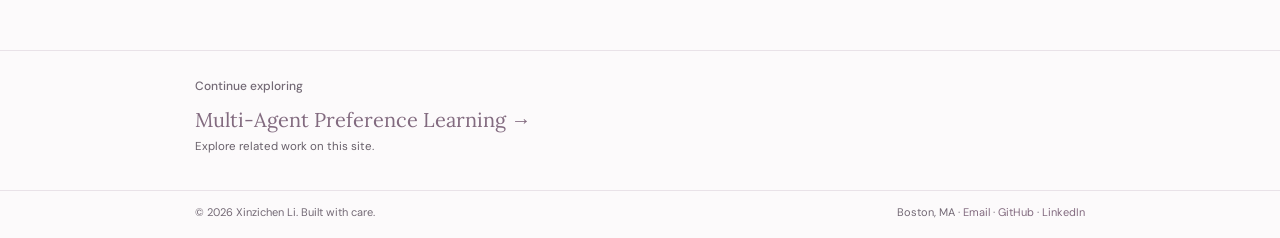
<file: research/crona.html>
<!DOCTYPE html>

<html lang="en"><head><meta charset="utf-8"/><meta content="width=device-width,initial-scale=1" name="viewport"/><meta content="#FCFAFB" name="theme-color"/><meta content="A collaboration framework for visual–acoustic navigation with modality-specialized agents and multi-agent reinforcement learning." name="description"/><meta content="Xinzichen Li" name="author"/><meta content="Cross-Modal Navigation with Multi-Agent Reinforcement Learning | Xinzichen Li" property="og:title"/><meta content="A collaboration framework for visual–acoustic navigation with modality-specialized agents and multi-agent reinforcement learning." property="og:description"/><meta content="website" property="og:type"/><title>Cross-Modal Navigation with Multi-Agent Reinforcement Learning | Xinzichen Li</title><link href="../assets/favicon.png" rel="icon" type="image/png"/><link href="../assets/style.css" rel="stylesheet"/><link href="https://fonts.googleapis.com" rel="preconnect"/><link crossorigin="anonymous" href="https://fonts.gstatic.com" rel="preconnect"/><link href="https://fonts.googleapis.com/css2?family=DM+Sans:wght@400;500;600;650&amp;family=Lora:wght@400;500&amp;display=swap" rel="stylesheet"/><link rel="alternate" hreflang="en" href="https://dannygetgrammy.github.io/research/crona.html"/><link rel="alternate" hreflang="zh-Hans" href="https://dannygetgrammy.github.io/zh/research/crona.html"/><link rel="alternate" hreflang="x-default" href="https://dannygetgrammy.github.io/research/crona.html"/></head><body><a class="skip-link" href="#main">Skip to content</a><header class="site-header"><div class="container header-inner"><a aria-label="Xinzichen Li — Home" class="brand" href="../index.html"><img alt="" aria-hidden="true" class="brand-logo" height="34" src="../assets/danny-li-logo.png" width="34"/><span>Xinzichen Li</span></a><button aria-controls="primary-navigation" aria-expanded="false" aria-label="Open navigation" class="mobile-toggle">☰ Menu</button><nav aria-label="Primary navigation" class="nav" id="primary-navigation"><a href="../index.html#about">About</a><a aria-current="page" href="../index.html#research">Research</a><a href="../index.html#publications">Publications</a><a href="../index.html#projects">Projects</a><a href="../index.html#experience">Experience</a><a href="../index.html#contact">Contact</a></nav><a class="language-switch" href="../zh/research/crona.html" hreflang="zh-Hans" lang="zh-CN" aria-label="Switch to Chinese">中文</a></div></header><main id="main"><div class="container"><section class="detail-hero"><div class="breadcrumb"><a href="../index.html">Home</a><span>/</span><a href="../index.html#research">Research</a><span>/</span>Details</div><div class="eyebrow">Research · Embodied AI · 2026</div><h1>Cross-Modal Navigation with Multi-Agent Reinforcement Learning</h1><p class="detail-subtitle">A collaboration framework for visual–acoustic navigation with modality-specialized agents and multi-agent reinforcement learning.</p><div class="detail-meta"><span class="tag">Multi-Agent RL</span><span class="tag">Embodied Navigation</span><span class="tag">Multimodal Fusion</span></div></section><div class="detail-visual"><a href="../assets/figures/crona-figure-1.png" target="_blank" rel="noopener" aria-label="Open full-size Figure 1"><img class="detail-figure" src="../assets/figures/crona-figure-1.png" alt="CRONA Figure 1: collaborative navigation with audio and vision agents"/></a></div><div class="detail-content"><article><h2>Overview</h2><p>CRONA (Cross-Modal Navigation) investigates whether teams of modality-specialized agents can navigate more effectively than a single monolithic policy. Individual agents operate with complementary visual or acoustic observations, while centralized training can draw on broader information to improve coordination.</p><p>The work studies how agent specialization, auxiliary beliefs, and centralized critics affect navigation in visually and acoustically rich indoor environments.</p><h2>My contributions</h2><ul><li>Implemented and evaluated adaptive multimodal baselines, including learned gating and cross-attention fusion.</li><li>Designed controlled comparisons between single-agent and specialized multi-agent policies, including matched training budgets.</li><li>Ran ablation, navigation behavior, generalization, and scalability experiments using Habitat and SoundSpaces.</li><li>Contributed to experiment analysis and manuscript preparation as part of the research team.</li></ul><h2>Research questions</h2><ul><li>When should distinct audio and visual agents collaborate rather than share one multimodal policy?</li><li>How robust is modality specialization across new environments and target configurations?</li><li>What changes as agent populations and policy capacity increase?</li></ul><h2>Read the paper</h2><p>The public preprint describes the CRONA framework, evaluation setup, and the collaborative navigation results. <a href="https://arxiv.org/abs/2605.06595" rel="noopener" target="_blank">View on arXiv ↗</a></p></article><aside class="detail-aside"><div class="aside-block"><h3>Focus areas</h3><p>Audio-visual navigation, MARL, centralized critics, modality specialization.</p></div><div class="aside-block"><h3>My work</h3><p>Baselines, multimodal fusion, experimental design, evaluation, generalization analysis.</p></div><div class="aside-block"><h3>Resources</h3><a href="https://arxiv.org/abs/2605.06595" rel="noopener" target="_blank">arXiv preprint ↗</a></div></aside></div></div><div class="related"><div class="container"><span class="eyebrow">Continue exploring</span><div style="margin-top:10px"><a href="../research/mapl.html">Multi-Agent Preference Learning →</a></div><p>Explore related work on this site.</p></div></div></main><footer class="site-footer"><div class="container footer-inner"><div>© <span data-year="">2026</span> Xinzichen Li. Built with care.</div><div>Boston, MA · <a href="mailto:xinzichenli@gmail.com">Email</a> · <a href="https://github.com/DannyGetGrammy" rel="noopener" target="_blank">GitHub</a> · <a href="https://www.linkedin.com/in/xinzichen-li-80b513294" rel="noopener" target="_blank">LinkedIn</a></div></div></footer><script defer="" src="../assets/script.js"></script></body></html>
</file>
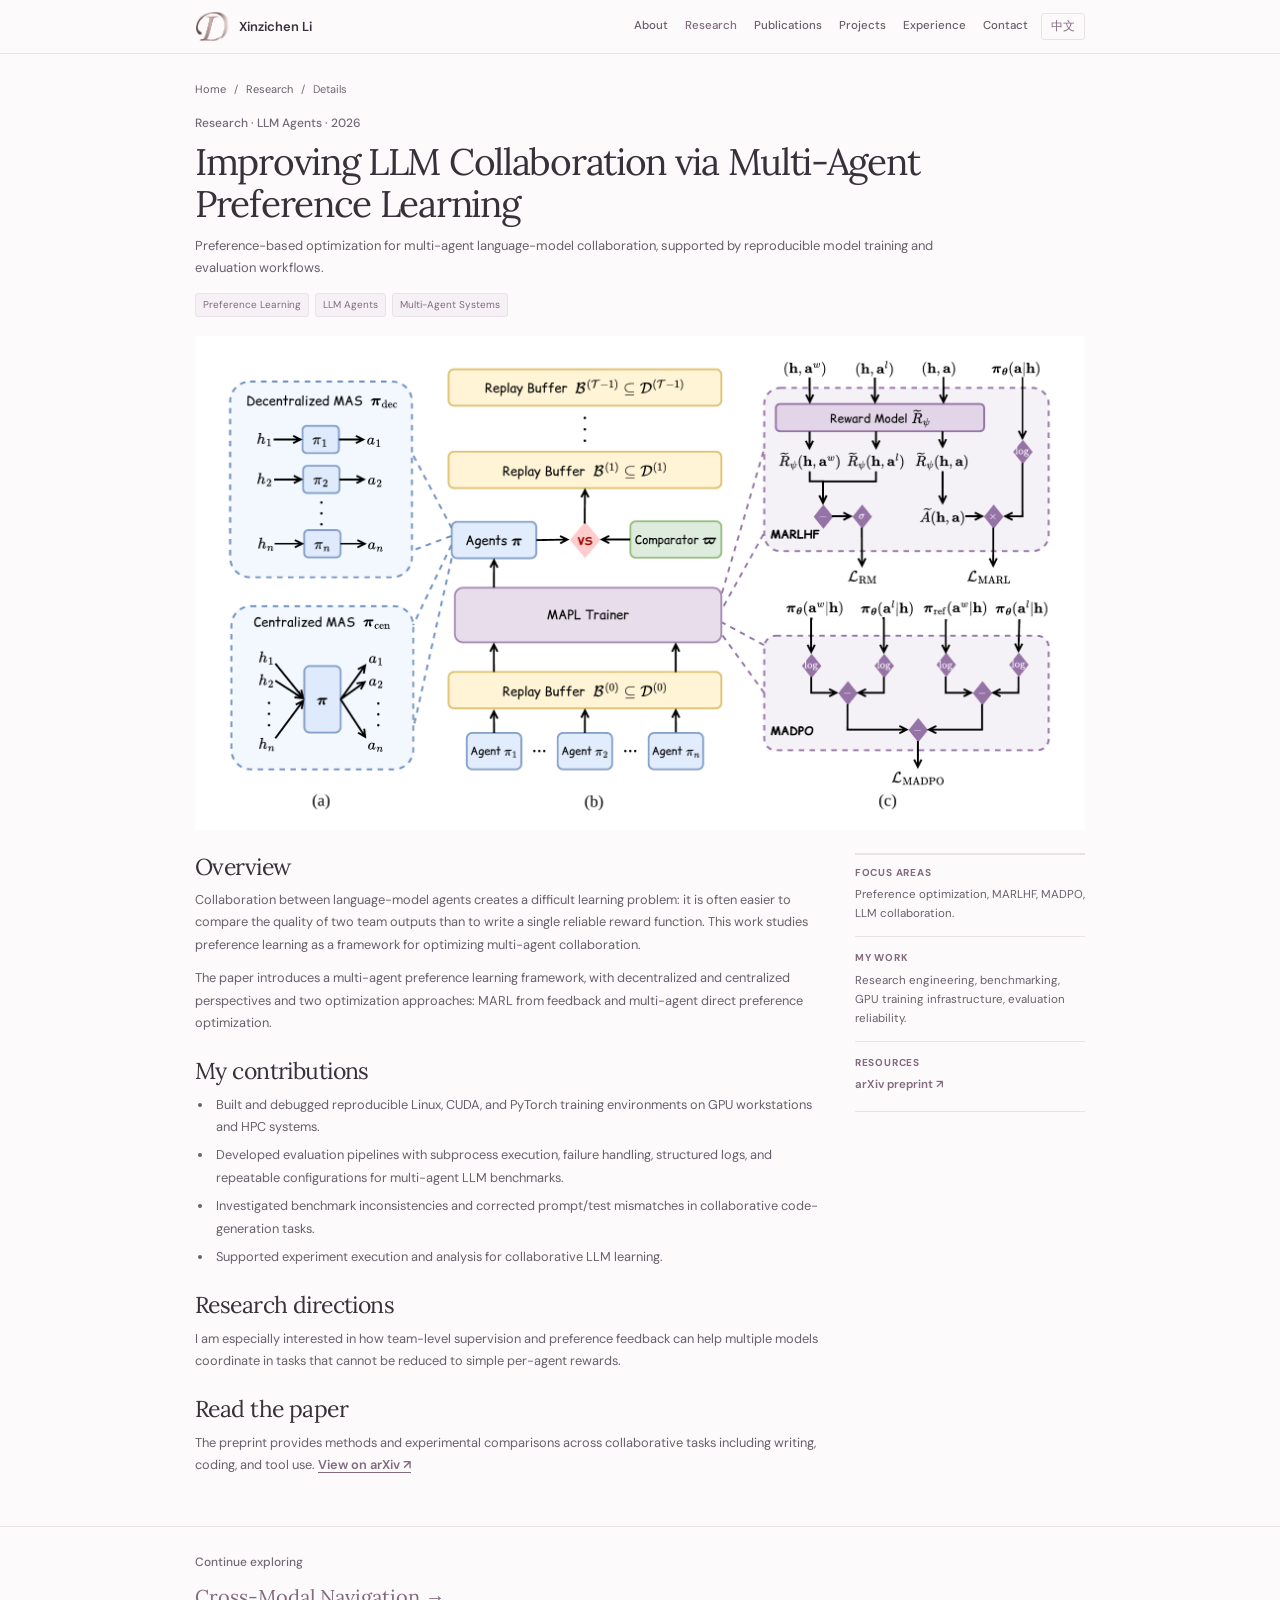
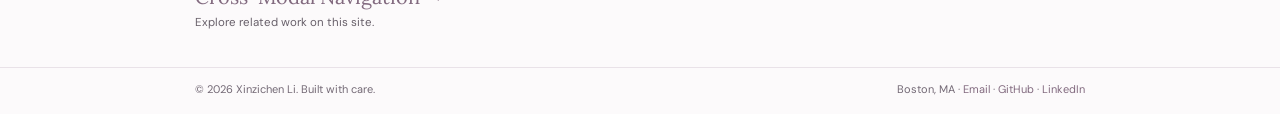
<file: research/mapl.html>
<!DOCTYPE html>

<html lang="en"><head><meta charset="utf-8"/><meta content="width=device-width,initial-scale=1" name="viewport"/><meta content="#FCFAFB" name="theme-color"/><meta content="Preference-based optimization for multi-agent language-model collaboration, supported by reproducible model training and evaluation workflows." name="description"/><meta content="Xinzichen Li" name="author"/><meta content="Improving LLM Collaboration via Multi-Agent Preference Learning | Xinzichen Li" property="og:title"/><meta content="Preference-based optimization for multi-agent language-model collaboration, supported by reproducible model training and evaluation workflows." property="og:description"/><meta content="website" property="og:type"/><title>Improving LLM Collaboration via Multi-Agent Preference Learning | Xinzichen Li</title><link href="../assets/favicon.png" rel="icon" type="image/png"/><link href="../assets/style.css" rel="stylesheet"/><link href="https://fonts.googleapis.com" rel="preconnect"/><link crossorigin="anonymous" href="https://fonts.gstatic.com" rel="preconnect"/><link href="https://fonts.googleapis.com/css2?family=DM+Sans:wght@400;500;600;650&amp;family=Lora:wght@400;500&amp;display=swap" rel="stylesheet"/><link rel="alternate" hreflang="en" href="https://dannygetgrammy.github.io/research/mapl.html"/><link rel="alternate" hreflang="zh-Hans" href="https://dannygetgrammy.github.io/zh/research/mapl.html"/><link rel="alternate" hreflang="x-default" href="https://dannygetgrammy.github.io/research/mapl.html"/></head><body><a class="skip-link" href="#main">Skip to content</a><header class="site-header"><div class="container header-inner"><a aria-label="Xinzichen Li — Home" class="brand" href="../index.html"><img alt="" aria-hidden="true" class="brand-logo" height="34" src="../assets/danny-li-logo.png" width="34"/><span>Xinzichen Li</span></a><button aria-controls="primary-navigation" aria-expanded="false" aria-label="Open navigation" class="mobile-toggle">☰ Menu</button><nav aria-label="Primary navigation" class="nav" id="primary-navigation"><a href="../index.html#about">About</a><a aria-current="page" href="../index.html#research">Research</a><a href="../index.html#publications">Publications</a><a href="../index.html#projects">Projects</a><a href="../index.html#experience">Experience</a><a href="../index.html#contact">Contact</a></nav><a class="language-switch" href="../zh/research/mapl.html" hreflang="zh-Hans" lang="zh-CN" aria-label="Switch to Chinese">中文</a></div></header><main id="main"><div class="container"><section class="detail-hero"><div class="breadcrumb"><a href="../index.html">Home</a><span>/</span><a href="../index.html#research">Research</a><span>/</span>Details</div><div class="eyebrow">Research · LLM Agents · 2026</div><h1>Improving LLM Collaboration via Multi-Agent Preference Learning</h1><p class="detail-subtitle">Preference-based optimization for multi-agent language-model collaboration, supported by reproducible model training and evaluation workflows.</p><div class="detail-meta"><span class="tag">Preference Learning</span><span class="tag">LLM Agents</span><span class="tag">Multi-Agent Systems</span></div></section><div class="detail-visual"><a href="../assets/figures/mapl-figure-1.png" target="_blank" rel="noopener" aria-label="Open full-size Figure 1"><img class="detail-figure" src="../assets/figures/mapl-figure-1.png" alt="MAPL Figure 1: multi-agent preference learning framework"/></a></div><div class="detail-content"><article><h2>Overview</h2><p>Collaboration between language-model agents creates a difficult learning problem: it is often easier to compare the quality of two team outputs than to write a single reliable reward function. This work studies preference learning as a framework for optimizing multi-agent collaboration.</p><p>The paper introduces a multi-agent preference learning framework, with decentralized and centralized perspectives and two optimization approaches: MARL from feedback and multi-agent direct preference optimization.</p><h2>My contributions</h2><ul><li>Built and debugged reproducible Linux, CUDA, and PyTorch training environments on GPU workstations and HPC systems.</li><li>Developed evaluation pipelines with subprocess execution, failure handling, structured logs, and repeatable configurations for multi-agent LLM benchmarks.</li><li>Investigated benchmark inconsistencies and corrected prompt/test mismatches in collaborative code-generation tasks.</li><li>Supported experiment execution and analysis for collaborative LLM learning.</li></ul><h2>Research directions</h2><p>I am especially interested in how team-level supervision and preference feedback can help multiple models coordinate in tasks that cannot be reduced to simple per-agent rewards.</p><h2>Read the paper</h2><p>The preprint provides methods and experimental comparisons across collaborative tasks including writing, coding, and tool use. <a href="https://arxiv.org/abs/2609.32827" rel="noopener" target="_blank">View on arXiv ↗</a></p></article><aside class="detail-aside"><div class="aside-block"><h3>Focus areas</h3><p>Preference optimization, MARLHF, MADPO, LLM collaboration.</p></div><div class="aside-block"><h3>My work</h3><p>Research engineering, benchmarking, GPU training infrastructure, evaluation reliability.</p></div><div class="aside-block"><h3>Resources</h3><a href="https://arxiv.org/abs/2609.32827" rel="noopener" target="_blank">arXiv preprint ↗</a></div></aside></div></div><div class="related"><div class="container"><span class="eyebrow">Continue exploring</span><div style="margin-top:10px"><a href="../research/crona.html">Cross-Modal Navigation →</a></div><p>Explore related work on this site.</p></div></div></main><footer class="site-footer"><div class="container footer-inner"><div>© <span data-year="">2026</span> Xinzichen Li. Built with care.</div><div>Boston, MA · <a href="mailto:xinzichenli@gmail.com">Email</a> · <a href="https://github.com/DannyGetGrammy" rel="noopener" target="_blank">GitHub</a> · <a href="https://www.linkedin.com/in/xinzichen-li-80b513294" rel="noopener" target="_blank">LinkedIn</a></div></div></footer><script defer="" src="../assets/script.js"></script></body></html>
</file>
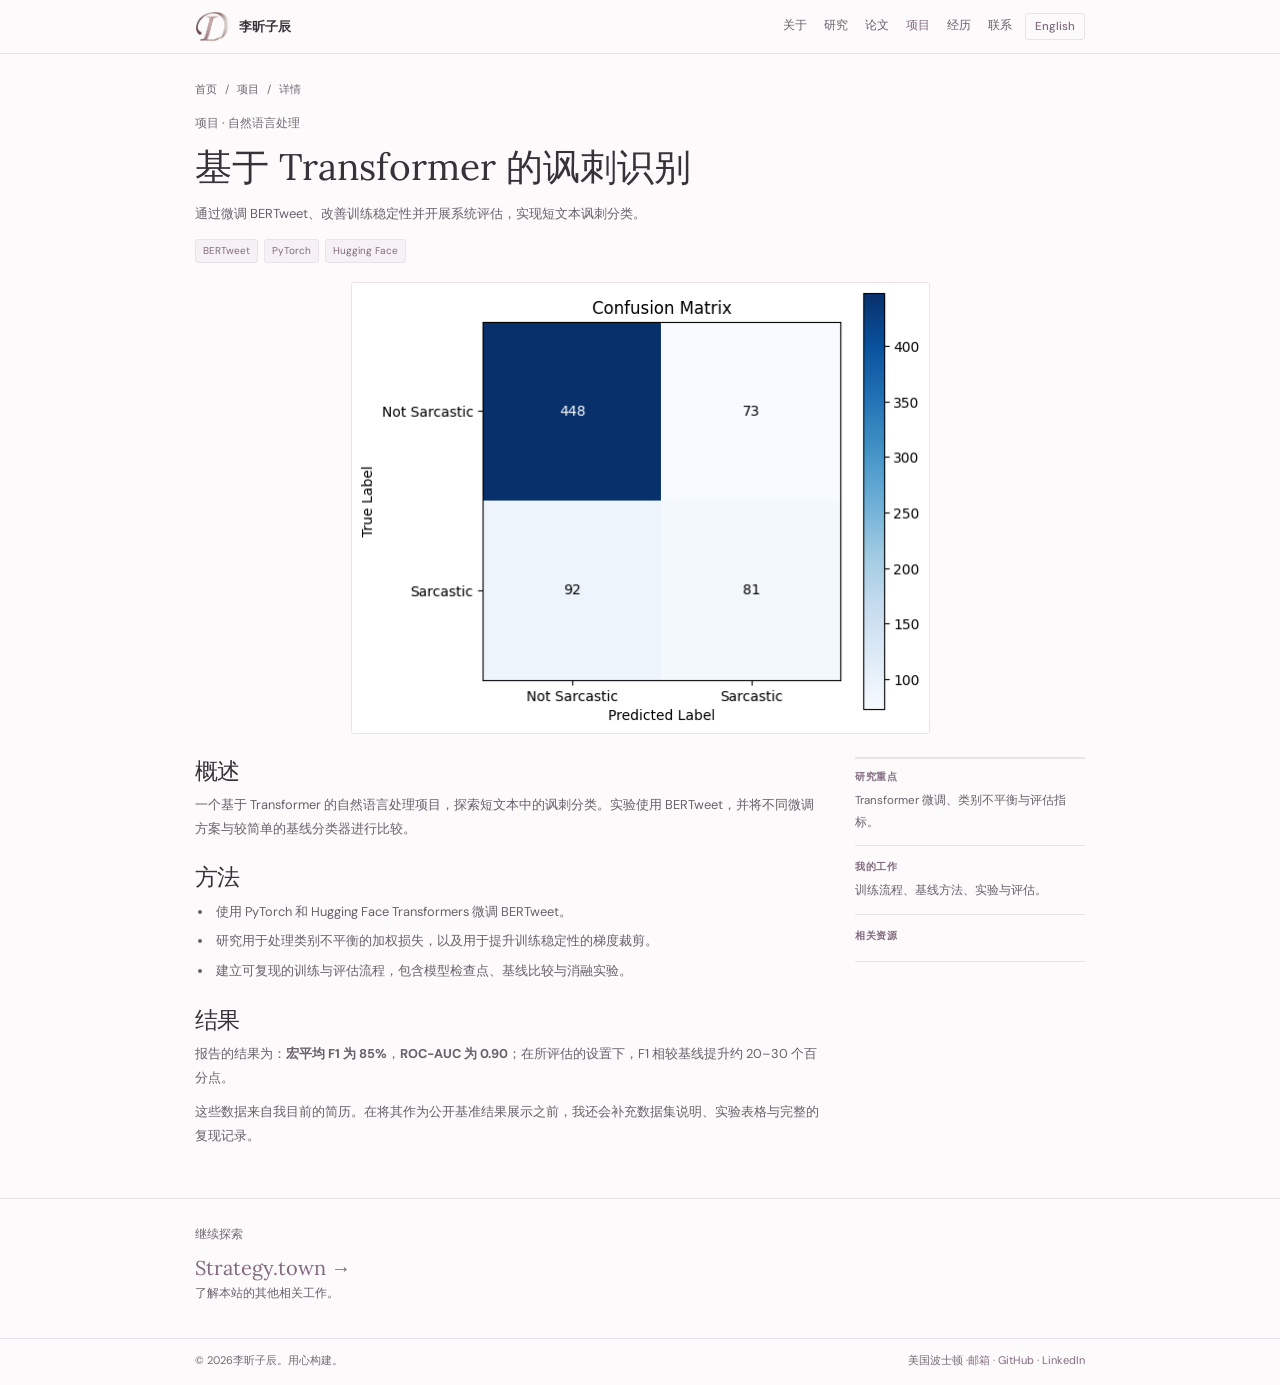
<file: zh/projects/sarcasm.html>
<!DOCTYPE html>

<html lang="zh-CN"><head><meta charset="utf-8"/><meta content="width=device-width,initial-scale=1" name="viewport"/><meta content="#FCFAFB" name="theme-color"/><meta content="通过微调 BERTweet、改善训练稳定性并开展系统评估，实现短文本讽刺分类。" name="description"/><meta content="李昕子辰" name="author"/><meta content="基于 Transformer 的讽刺识别 | 李昕子辰" property="og:title"/><meta content="通过微调 BERTweet、改善训练稳定性并开展系统评估，实现短文本讽刺分类。" property="og:description"/><meta content="website" property="og:type"/><title>基于 Transformer 的讽刺识别 | 李昕子辰</title><link href="../../assets/favicon.png" rel="icon" type="image/png"/><link href="../../assets/style.css" rel="stylesheet"/><link href="https://fonts.googleapis.com" rel="preconnect"/><link crossorigin="anonymous" href="https://fonts.gstatic.com" rel="preconnect"/><link href="https://fonts.googleapis.com/css2?family=DM+Sans:wght@400;500;600;650&amp;family=Lora:wght@400;500&amp;display=swap" rel="stylesheet"/><link rel="alternate" hreflang="en" href="https://dannygetgrammy.github.io/projects/sarcasm.html"/><link rel="alternate" hreflang="zh-Hans" href="https://dannygetgrammy.github.io/zh/projects/sarcasm.html"/><link rel="alternate" hreflang="x-default" href="https://dannygetgrammy.github.io/projects/sarcasm.html"/></head><body><a class="skip-link" href="#main">跳转到正文</a><header class="site-header"><div class="container header-inner"><a aria-label="李昕子辰 — 首页" class="brand" href="../index.html"><img alt="" aria-hidden="true" class="brand-logo" height="34" src="../../assets/danny-li-logo.png" width="34"/><span>李昕子辰</span></a><button aria-controls="primary-navigation" aria-expanded="false" aria-label="打开导航" class="mobile-toggle">☰ 菜单</button><nav aria-label="主导航" class="nav" id="primary-navigation"><a href="../index.html#about">关于</a><a href="../index.html#research">研究</a><a href="../index.html#publications">论文</a><a aria-current="page" href="../index.html#projects">项目</a><a href="../index.html#experience">经历</a><a href="../index.html#contact">联系</a></nav><a class="language-switch" href="../../projects/sarcasm.html" hreflang="en" lang="en" aria-label="Switch to English">English</a></div></header><main id="main"><div class="container"><section class="detail-hero"><div class="breadcrumb"><a href="../index.html">首页</a><span>/</span><a href="../index.html#projects">项目</a><span>/</span>详情</div><div class="eyebrow">项目 · 自然语言处理</div><h1>基于 Transformer 的讽刺识别</h1><p class="detail-subtitle">通过微调 BERTweet、改善训练稳定性并开展系统评估，实现短文本讽刺分类。</p><div class="detail-meta"><span class="tag">BERTweet</span><span class="tag">PyTorch</span><span class="tag">Hugging Face</span></div></section><div class="detail-visual"><a href="../../assets/projects/sarcasm-confusion-matrix.png" target="_blank" rel="noopener" aria-label="查看项目图片原图"><img class="project-detail-image project-detail-image--sarcasm" src="../../assets/projects/sarcasm-confusion-matrix.png" alt="讽刺分类混淆矩阵：真实标签与预测标签" width="579" height="451" decoding="async"/></a></div><div class="detail-content"><article><h2>概述</h2><p>一个基于 Transformer 的自然语言处理项目，探索短文本中的讽刺分类。实验使用 BERTweet，并将不同微调方案与较简单的基线分类器进行比较。</p><h2>方法</h2><ul><li>使用 PyTorch 和 Hugging Face Transformers 微调 BERTweet。</li><li>研究用于处理类别不平衡的加权损失，以及用于提升训练稳定性的梯度裁剪。</li><li>建立可复现的训练与评估流程，包含模型检查点、基线比较与消融实验。</li></ul><h2>结果</h2><p>报告的结果为：<strong>宏平均 F1 为 85%</strong>，<strong>ROC-AUC 为 0.90</strong>；在所评估的设置下，F1 相较基线提升约 20–30 个百分点。</p><p>这些数据来自我目前的简历。在将其作为公开基准结果展示之前，我还会补充数据集说明、实验表格与完整的复现记录。</p></article><aside class="detail-aside"><div class="aside-block"><h3>研究重点</h3><p>Transformer 微调、类别不平衡与评估指标。</p></div><div class="aside-block"><h3>我的工作</h3><p>训练流程、基线方法、实验与评估。</p></div><div class="aside-block"><h3>相关资源</h3></div></aside></div></div><div class="related"><div class="container"><span class="eyebrow">继续探索</span><div style="margin-top:10px"><a href="strategy.html">Strategy.town →</a></div><p>了解本站的其他相关工作。</p></div></div></main><footer class="site-footer"><div class="container footer-inner"><div>© <span data-year="">2026</span>李昕子辰。用心构建。</div><div>美国波士顿 ·<a href="mailto:xinzichenli@gmail.com">邮箱</a> · <a href="https://github.com/DannyGetGrammy" rel="noopener" target="_blank">GitHub</a> · <a href="https://www.linkedin.com/in/xinzichen-li-80b513294" rel="noopener" target="_blank">LinkedIn</a></div></div></footer><script defer="" src="../../assets/script.js"></script></body></html>
</file>
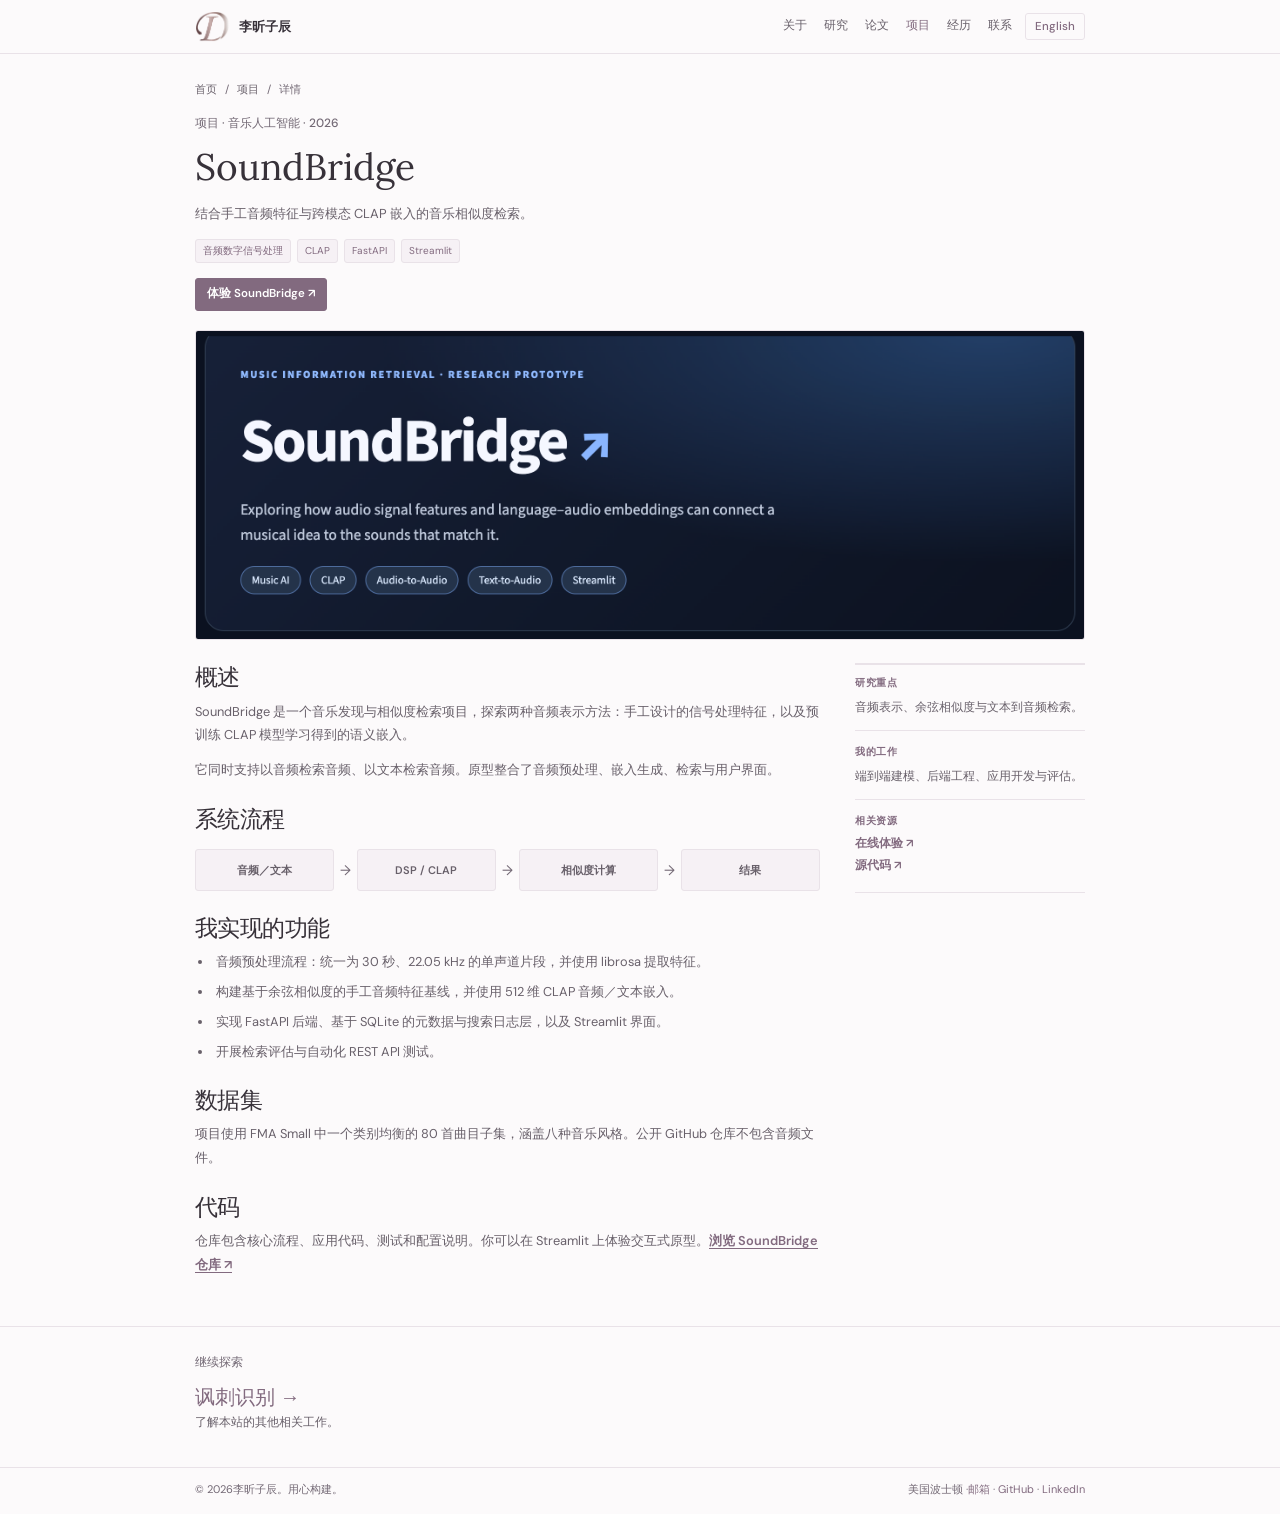
<file: zh/projects/soundbridge.html>
<!DOCTYPE html>

<html lang="zh-CN"><head><meta charset="utf-8"/><meta content="width=device-width,initial-scale=1" name="viewport"/><meta content="#FCFAFB" name="theme-color"/><meta content="结合手工音频特征与跨模态 CLAP 嵌入的音乐相似度检索。" name="description"/><meta content="李昕子辰" name="author"/><meta content="SoundBridge | 李昕子辰" property="og:title"/><meta content="结合手工音频特征与跨模态 CLAP 嵌入的音乐相似度检索。" property="og:description"/><meta content="website" property="og:type"/><title>SoundBridge | 李昕子辰</title><link href="../../assets/favicon.png" rel="icon" type="image/png"/><link href="../../assets/style.css" rel="stylesheet"/><link href="https://fonts.googleapis.com" rel="preconnect"/><link crossorigin="anonymous" href="https://fonts.gstatic.com" rel="preconnect"/><link href="https://fonts.googleapis.com/css2?family=DM+Sans:wght@400;500;600;650&amp;family=Lora:wght@400;500&amp;display=swap" rel="stylesheet"/><link rel="alternate" hreflang="en" href="https://dannygetgrammy.github.io/projects/soundbridge.html"/><link rel="alternate" hreflang="zh-Hans" href="https://dannygetgrammy.github.io/zh/projects/soundbridge.html"/><link rel="alternate" hreflang="x-default" href="https://dannygetgrammy.github.io/projects/soundbridge.html"/></head><body><a class="skip-link" href="#main">跳转到正文</a><header class="site-header"><div class="container header-inner"><a aria-label="李昕子辰 — 首页" class="brand" href="../index.html"><img alt="" aria-hidden="true" class="brand-logo" height="34" src="../../assets/danny-li-logo.png" width="34"/><span>李昕子辰</span></a><button aria-controls="primary-navigation" aria-expanded="false" aria-label="打开导航" class="mobile-toggle">☰ 菜单</button><nav aria-label="主导航" class="nav" id="primary-navigation"><a href="../index.html#about">关于</a><a href="../index.html#research">研究</a><a href="../index.html#publications">论文</a><a aria-current="page" href="../index.html#projects">项目</a><a href="../index.html#experience">经历</a><a href="../index.html#contact">联系</a></nav><a class="language-switch" href="../../projects/soundbridge.html" hreflang="en" lang="en" aria-label="Switch to English">English</a></div></header><main id="main"><div class="container"><section class="detail-hero"><div class="breadcrumb"><a href="../index.html">首页</a><span>/</span><a href="../index.html#projects">项目</a><span>/</span>详情</div><div class="eyebrow">项目 · 音乐人工智能 · 2026</div><h1>SoundBridge</h1><p class="detail-subtitle">结合手工音频特征与跨模态 CLAP 嵌入的音乐相似度检索。</p><div class="detail-meta"><span class="tag">音频数字信号处理</span><span class="tag">CLAP</span><span class="tag">FastAPI</span><span class="tag">Streamlit</span></div><div class="project-demo-action"><a class="btn primary" href="https://soundbridge.streamlit.app/" target="_blank" rel="noopener">体验 SoundBridge ↗</a></div></section><div class="detail-visual"><a href="../../assets/projects/soundbridge-preview.png" target="_blank" rel="noopener" aria-label="查看项目图片原图"><img class="project-detail-image project-detail-image--soundbridge" src="../../assets/projects/soundbridge-preview.png" alt="SoundBridge 音乐检索原型界面" width="2040" height="708" decoding="async"/></a></div><div class="detail-content"><article><h2>概述</h2><p>SoundBridge 是一个音乐发现与相似度检索项目，探索两种音频表示方法：手工设计的信号处理特征，以及预训练 CLAP 模型学习得到的语义嵌入。</p><p>它同时支持以音频检索音频、以文本检索音频。原型整合了音频预处理、嵌入生成、检索与用户界面。</p><h2>系统流程</h2><div class="process"><div class="process-step">音频／文本</div><div class="process-arrow">→</div><div class="process-step">DSP / CLAP</div><div class="process-arrow">→</div><div class="process-step">相似度计算</div><div class="process-arrow">→</div><div class="process-step">结果</div></div><h2>我实现的功能</h2><ul><li>音频预处理流程：统一为 30 秒、22.05 kHz 的单声道片段，并使用 librosa 提取特征。</li><li>构建基于余弦相似度的手工音频特征基线，并使用 512 维 CLAP 音频／文本嵌入。</li><li>实现 FastAPI 后端、基于 SQLite 的元数据与搜索日志层，以及 Streamlit 界面。</li><li>开展检索评估与自动化 REST API 测试。</li></ul><h2>数据集</h2><p>项目使用 FMA Small 中一个类别均衡的 80 首曲目子集，涵盖八种音乐风格。公开 GitHub 仓库不包含音频文件。</p><h2>代码</h2><p>仓库包含核心流程、应用代码、测试和配置说明。你可以在 Streamlit 上体验交互式原型。<a href="https://github.com/DannyGetGrammy/SoundBridge" rel="noopener" target="_blank">浏览 SoundBridge 仓库 ↗</a></p></article><aside class="detail-aside"><div class="aside-block"><h3>研究重点</h3><p>音频表示、余弦相似度与文本到音频检索。</p></div><div class="aside-block"><h3>我的工作</h3><p>端到端建模、后端工程、应用开发与评估。</p></div><div class="aside-block"><h3>相关资源</h3><a href="https://soundbridge.streamlit.app/" target="_blank" rel="noopener">在线体验 ↗</a><a href="https://github.com/DannyGetGrammy/SoundBridge" rel="noopener" target="_blank">源代码 ↗</a></div></aside></div></div><div class="related"><div class="container"><span class="eyebrow">继续探索</span><div style="margin-top:10px"><a href="sarcasm.html">讽刺识别 →</a></div><p>了解本站的其他相关工作。</p></div></div></main><footer class="site-footer"><div class="container footer-inner"><div>© <span data-year="">2026</span>李昕子辰。用心构建。</div><div>美国波士顿 ·<a href="mailto:xinzichenli@gmail.com">邮箱</a> · <a href="https://github.com/DannyGetGrammy" rel="noopener" target="_blank">GitHub</a> · <a href="https://www.linkedin.com/in/xinzichen-li-80b513294" rel="noopener" target="_blank">LinkedIn</a></div></div></footer><script defer="" src="../../assets/script.js"></script></body></html>
</file>
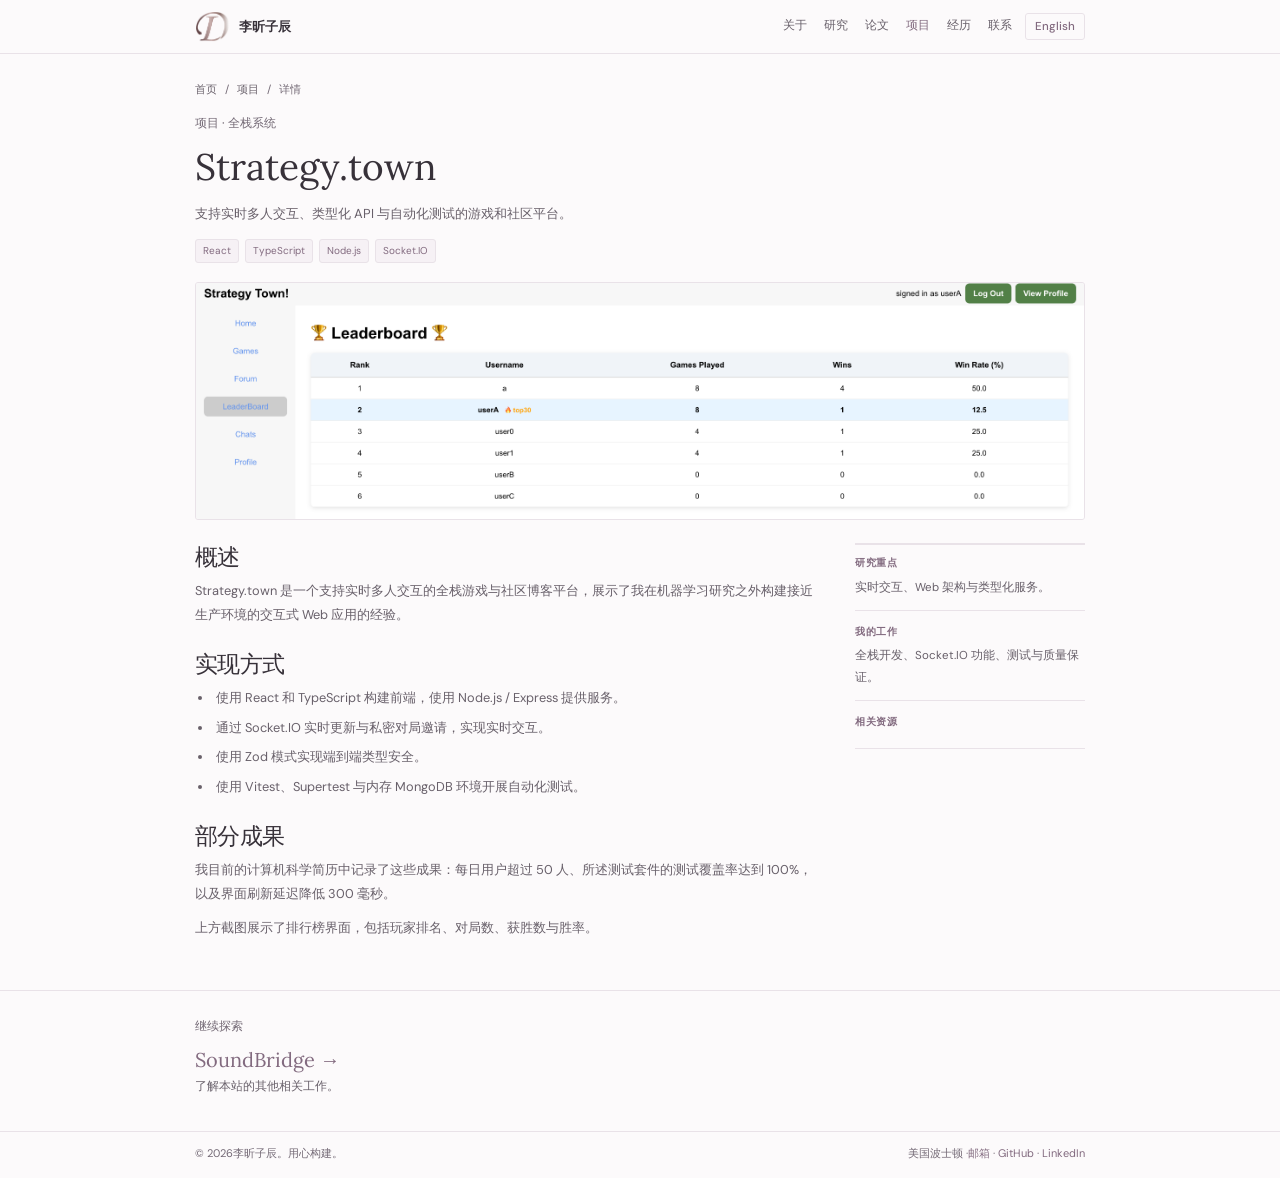
<file: zh/projects/strategy.html>
<!DOCTYPE html>

<html lang="zh-CN"><head><meta charset="utf-8"/><meta content="width=device-width,initial-scale=1" name="viewport"/><meta content="#FCFAFB" name="theme-color"/><meta content="支持实时多人交互、类型化 API 与自动化测试的游戏和社区平台。" name="description"/><meta content="李昕子辰" name="author"/><meta content="Strategy.town | 李昕子辰" property="og:title"/><meta content="支持实时多人交互、类型化 API 与自动化测试的游戏和社区平台。" property="og:description"/><meta content="website" property="og:type"/><title>Strategy.town | 李昕子辰</title><link href="../../assets/favicon.png" rel="icon" type="image/png"/><link href="../../assets/style.css" rel="stylesheet"/><link href="https://fonts.googleapis.com" rel="preconnect"/><link crossorigin="anonymous" href="https://fonts.gstatic.com" rel="preconnect"/><link href="https://fonts.googleapis.com/css2?family=DM+Sans:wght@400;500;600;650&amp;family=Lora:wght@400;500&amp;display=swap" rel="stylesheet"/><link rel="alternate" hreflang="en" href="https://dannygetgrammy.github.io/projects/strategy.html"/><link rel="alternate" hreflang="zh-Hans" href="https://dannygetgrammy.github.io/zh/projects/strategy.html"/><link rel="alternate" hreflang="x-default" href="https://dannygetgrammy.github.io/projects/strategy.html"/></head><body><a class="skip-link" href="#main">跳转到正文</a><header class="site-header"><div class="container header-inner"><a aria-label="李昕子辰 — 首页" class="brand" href="../index.html"><img alt="" aria-hidden="true" class="brand-logo" height="34" src="../../assets/danny-li-logo.png" width="34"/><span>李昕子辰</span></a><button aria-controls="primary-navigation" aria-expanded="false" aria-label="打开导航" class="mobile-toggle">☰ 菜单</button><nav aria-label="主导航" class="nav" id="primary-navigation"><a href="../index.html#about">关于</a><a href="../index.html#research">研究</a><a href="../index.html#publications">论文</a><a aria-current="page" href="../index.html#projects">项目</a><a href="../index.html#experience">经历</a><a href="../index.html#contact">联系</a></nav><a class="language-switch" href="../../projects/strategy.html" hreflang="en" lang="en" aria-label="Switch to English">English</a></div></header><main id="main"><div class="container"><section class="detail-hero"><div class="breadcrumb"><a href="../index.html">首页</a><span>/</span><a href="../index.html#projects">项目</a><span>/</span>详情</div><div class="eyebrow">项目 · 全栈系统</div><h1>Strategy.town</h1><p class="detail-subtitle">支持实时多人交互、类型化 API 与自动化测试的游戏和社区平台。</p><div class="detail-meta"><span class="tag">React</span><span class="tag">TypeScript</span><span class="tag">Node.js</span><span class="tag">Socket.IO</span></div></section><div class="detail-visual"><a href="../../assets/projects/strategy-leaderboard.png" target="_blank" rel="noopener" aria-label="查看项目图片原图"><img class="project-detail-image project-detail-image--strategy" src="../../assets/projects/strategy-leaderboard.png" alt="Strategy.town 排行榜：排名、对局数、获胜数与胜率" width="2048" height="544" decoding="async"/></a></div><div class="detail-content"><article><h2>概述</h2><p>Strategy.town 是一个支持实时多人交互的全栈游戏与社区博客平台，展示了我在机器学习研究之外构建接近生产环境的交互式 Web 应用的经验。</p><h2>实现方式</h2><ul><li>使用 React 和 TypeScript 构建前端，使用 Node.js / Express 提供服务。</li><li>通过 Socket.IO 实时更新与私密对局邀请，实现实时交互。</li><li>使用 Zod 模式实现端到端类型安全。</li><li>使用 Vitest、Supertest 与内存 MongoDB 环境开展自动化测试。</li></ul><h2>部分成果</h2><p>我目前的计算机科学简历中记录了这些成果：每日用户超过 50 人、所述测试套件的测试覆盖率达到 100%，以及界面刷新延迟降低 300 毫秒。</p><p>上方截图展示了排行榜界面，包括玩家排名、对局数、获胜数与胜率。</p></article><aside class="detail-aside"><div class="aside-block"><h3>研究重点</h3><p>实时交互、Web 架构与类型化服务。</p></div><div class="aside-block"><h3>我的工作</h3><p>全栈开发、Socket.IO 功能、测试与质量保证。</p></div><div class="aside-block"><h3>相关资源</h3></div></aside></div></div><div class="related"><div class="container"><span class="eyebrow">继续探索</span><div style="margin-top:10px"><a href="soundbridge.html">SoundBridge →</a></div><p>了解本站的其他相关工作。</p></div></div></main><footer class="site-footer"><div class="container footer-inner"><div>© <span data-year="">2026</span>李昕子辰。用心构建。</div><div>美国波士顿 ·<a href="mailto:xinzichenli@gmail.com">邮箱</a> · <a href="https://github.com/DannyGetGrammy" rel="noopener" target="_blank">GitHub</a> · <a href="https://www.linkedin.com/in/xinzichen-li-80b513294" rel="noopener" target="_blank">LinkedIn</a></div></div></footer><script defer="" src="../../assets/script.js"></script></body></html>
</file>
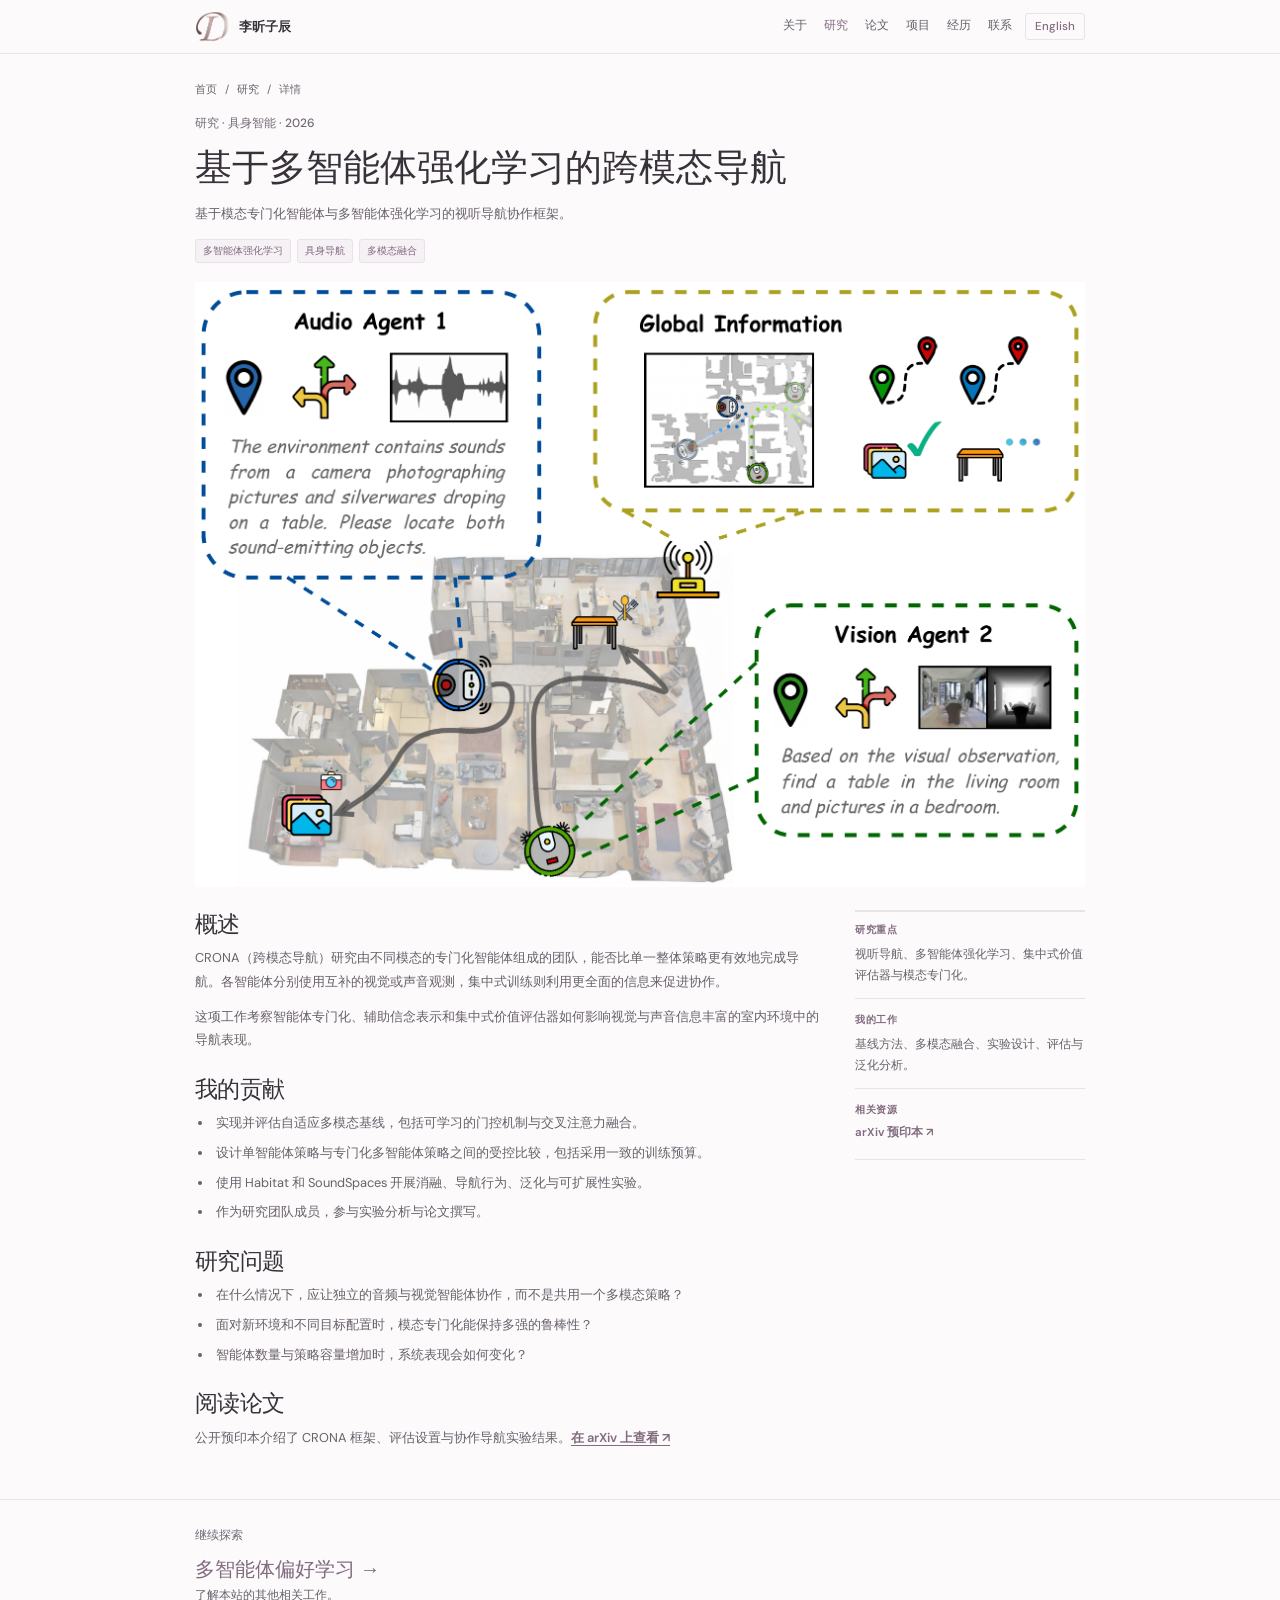
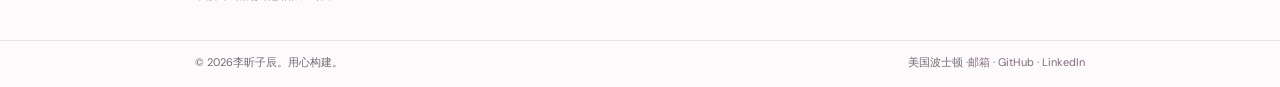
<file: zh/research/crona.html>
<!DOCTYPE html>

<html lang="zh-CN"><head><meta charset="utf-8"/><meta content="width=device-width,initial-scale=1" name="viewport"/><meta content="#FCFAFB" name="theme-color"/><meta content="基于模态专门化智能体与多智能体强化学习的视听导航协作框架。" name="description"/><meta content="李昕子辰" name="author"/><meta content="基于多智能体强化学习的跨模态导航 | 李昕子辰" property="og:title"/><meta content="基于模态专门化智能体与多智能体强化学习的视听导航协作框架。" property="og:description"/><meta content="website" property="og:type"/><title>基于多智能体强化学习的跨模态导航 | 李昕子辰</title><link href="../../assets/favicon.png" rel="icon" type="image/png"/><link href="../../assets/style.css" rel="stylesheet"/><link href="https://fonts.googleapis.com" rel="preconnect"/><link crossorigin="anonymous" href="https://fonts.gstatic.com" rel="preconnect"/><link href="https://fonts.googleapis.com/css2?family=DM+Sans:wght@400;500;600;650&amp;family=Lora:wght@400;500&amp;display=swap" rel="stylesheet"/><link rel="alternate" hreflang="en" href="https://dannygetgrammy.github.io/research/crona.html"/><link rel="alternate" hreflang="zh-Hans" href="https://dannygetgrammy.github.io/zh/research/crona.html"/><link rel="alternate" hreflang="x-default" href="https://dannygetgrammy.github.io/research/crona.html"/></head><body><a class="skip-link" href="#main">跳转到正文</a><header class="site-header"><div class="container header-inner"><a aria-label="李昕子辰 — 首页" class="brand" href="../index.html"><img alt="" aria-hidden="true" class="brand-logo" height="34" src="../../assets/danny-li-logo.png" width="34"/><span>李昕子辰</span></a><button aria-controls="primary-navigation" aria-expanded="false" aria-label="打开导航" class="mobile-toggle">☰ 菜单</button><nav aria-label="主导航" class="nav" id="primary-navigation"><a href="../index.html#about">关于</a><a aria-current="page" href="../index.html#research">研究</a><a href="../index.html#publications">论文</a><a href="../index.html#projects">项目</a><a href="../index.html#experience">经历</a><a href="../index.html#contact">联系</a></nav><a class="language-switch" href="../../research/crona.html" hreflang="en" lang="en" aria-label="Switch to English">English</a></div></header><main id="main"><div class="container"><section class="detail-hero"><div class="breadcrumb"><a href="../index.html">首页</a><span>/</span><a href="../index.html#research">研究</a><span>/</span>详情</div><div class="eyebrow">研究 · 具身智能 · 2026</div><h1>基于多智能体强化学习的跨模态导航</h1><p class="detail-subtitle">基于模态专门化智能体与多智能体强化学习的视听导航协作框架。</p><div class="detail-meta"><span class="tag">多智能体强化学习</span><span class="tag">具身导航</span><span class="tag">多模态融合</span></div></section><div class="detail-visual"><a href="../../assets/figures/crona-figure-1.png" target="_blank" rel="noopener" aria-label="查看图 1 原图"><img class="detail-figure" src="../../assets/figures/crona-figure-1.png" alt="CRONA 图 1：音频与视觉智能体的协作导航"/></a></div><div class="detail-content"><article><h2>概述</h2><p>CRONA（跨模态导航）研究由不同模态的专门化智能体组成的团队，能否比单一整体策略更有效地完成导航。各智能体分别使用互补的视觉或声音观测，集中式训练则利用更全面的信息来促进协作。</p><p>这项工作考察智能体专门化、辅助信念表示和集中式价值评估器如何影响视觉与声音信息丰富的室内环境中的导航表现。</p><h2>我的贡献</h2><ul><li>实现并评估自适应多模态基线，包括可学习的门控机制与交叉注意力融合。</li><li>设计单智能体策略与专门化多智能体策略之间的受控比较，包括采用一致的训练预算。</li><li>使用 Habitat 和 SoundSpaces 开展消融、导航行为、泛化与可扩展性实验。</li><li>作为研究团队成员，参与实验分析与论文撰写。</li></ul><h2>研究问题</h2><ul><li>在什么情况下，应让独立的音频与视觉智能体协作，而不是共用一个多模态策略？</li><li>面对新环境和不同目标配置时，模态专门化能保持多强的鲁棒性？</li><li>智能体数量与策略容量增加时，系统表现会如何变化？</li></ul><h2>阅读论文</h2><p>公开预印本介绍了 CRONA 框架、评估设置与协作导航实验结果。<a href="https://arxiv.org/abs/2605.06595" rel="noopener" target="_blank">在 arXiv 上查看 ↗</a></p></article><aside class="detail-aside"><div class="aside-block"><h3>研究重点</h3><p>视听导航、多智能体强化学习、集中式价值评估器与模态专门化。</p></div><div class="aside-block"><h3>我的工作</h3><p>基线方法、多模态融合、实验设计、评估与泛化分析。</p></div><div class="aside-block"><h3>相关资源</h3><a href="https://arxiv.org/abs/2605.06595" rel="noopener" target="_blank">arXiv 预印本 ↗</a></div></aside></div></div><div class="related"><div class="container"><span class="eyebrow">继续探索</span><div style="margin-top:10px"><a href="mapl.html">多智能体偏好学习 →</a></div><p>了解本站的其他相关工作。</p></div></div></main><footer class="site-footer"><div class="container footer-inner"><div>© <span data-year="">2026</span>李昕子辰。用心构建。</div><div>美国波士顿 ·<a href="mailto:xinzichenli@gmail.com">邮箱</a> · <a href="https://github.com/DannyGetGrammy" rel="noopener" target="_blank">GitHub</a> · <a href="https://www.linkedin.com/in/xinzichen-li-80b513294" rel="noopener" target="_blank">LinkedIn</a></div></div></footer><script defer="" src="../../assets/script.js"></script></body></html>
</file>
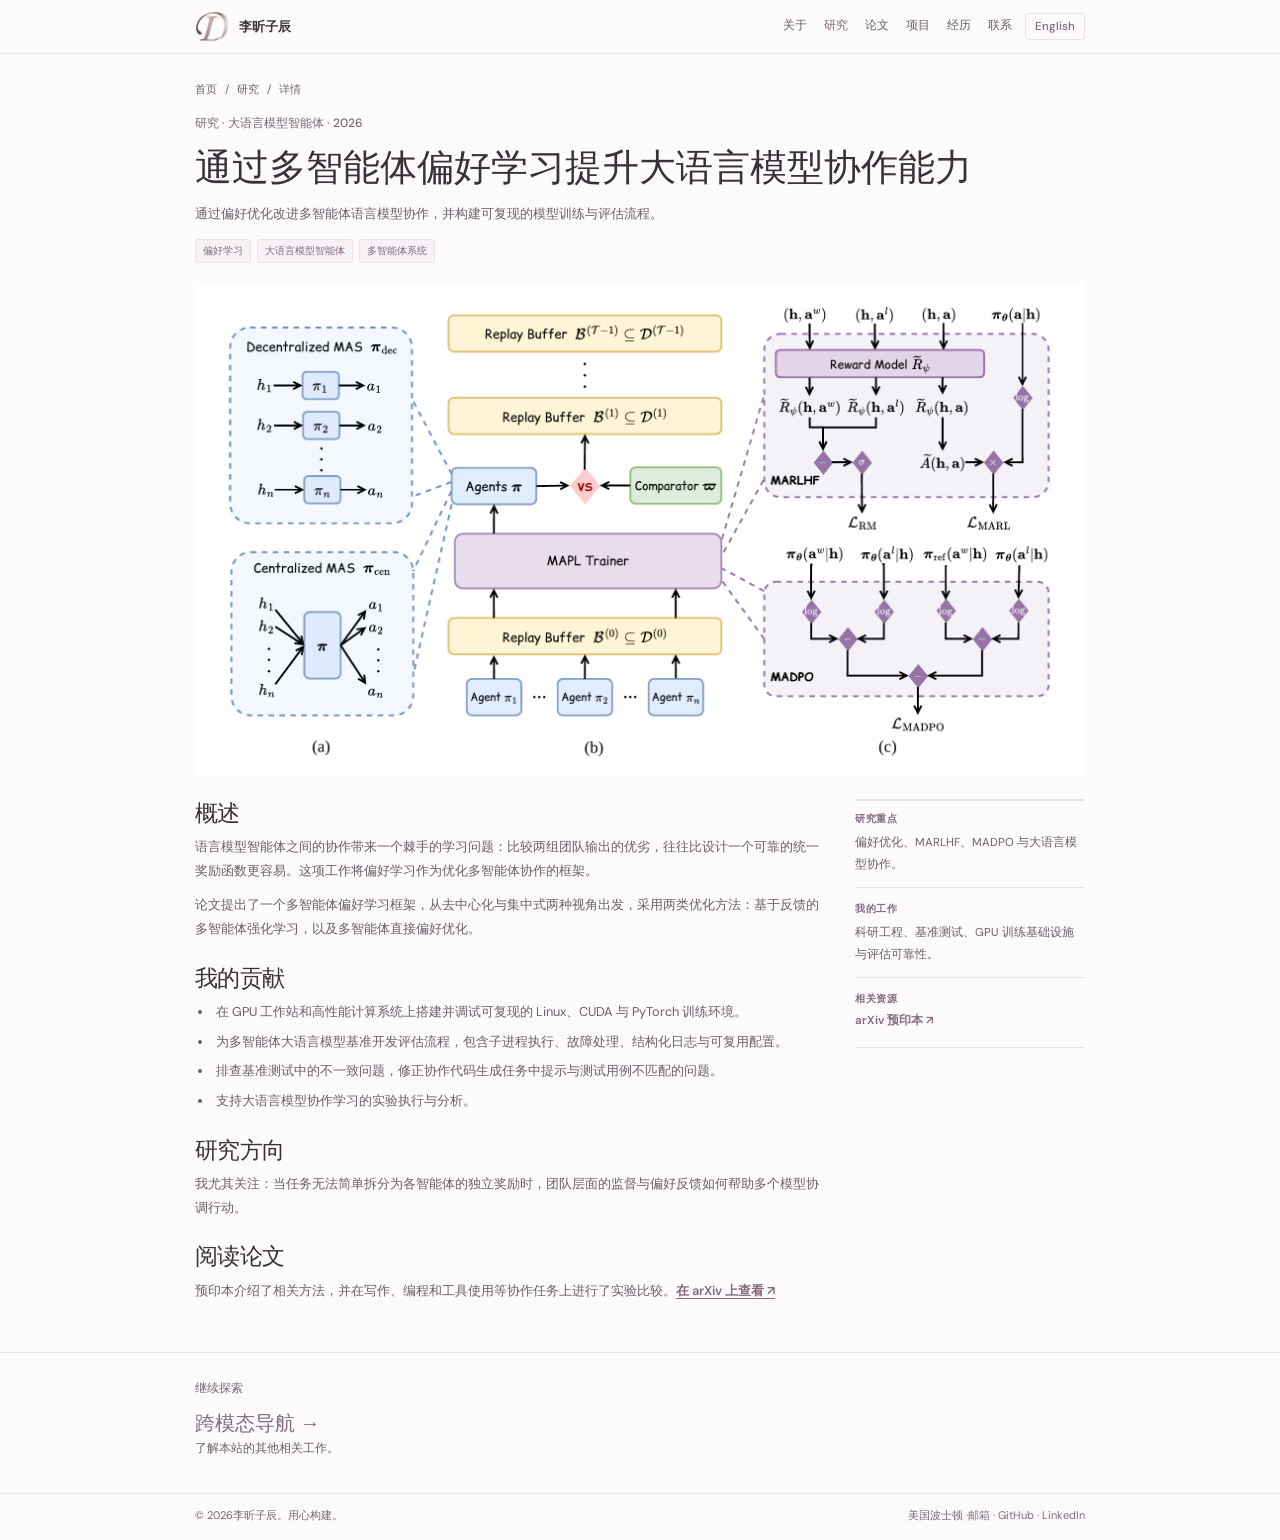
<file: zh/research/mapl.html>
<!DOCTYPE html>

<html lang="zh-CN"><head><meta charset="utf-8"/><meta content="width=device-width,initial-scale=1" name="viewport"/><meta content="#FCFAFB" name="theme-color"/><meta content="通过偏好优化改进多智能体语言模型协作，并构建可复现的模型训练与评估流程。" name="description"/><meta content="李昕子辰" name="author"/><meta content="通过多智能体偏好学习提升大语言模型协作能力 | 李昕子辰" property="og:title"/><meta content="通过偏好优化改进多智能体语言模型协作，并构建可复现的模型训练与评估流程。" property="og:description"/><meta content="website" property="og:type"/><title>通过多智能体偏好学习提升大语言模型协作能力 | 李昕子辰</title><link href="../../assets/favicon.png" rel="icon" type="image/png"/><link href="../../assets/style.css" rel="stylesheet"/><link href="https://fonts.googleapis.com" rel="preconnect"/><link crossorigin="anonymous" href="https://fonts.gstatic.com" rel="preconnect"/><link href="https://fonts.googleapis.com/css2?family=DM+Sans:wght@400;500;600;650&amp;family=Lora:wght@400;500&amp;display=swap" rel="stylesheet"/><link rel="alternate" hreflang="en" href="https://dannygetgrammy.github.io/research/mapl.html"/><link rel="alternate" hreflang="zh-Hans" href="https://dannygetgrammy.github.io/zh/research/mapl.html"/><link rel="alternate" hreflang="x-default" href="https://dannygetgrammy.github.io/research/mapl.html"/></head><body><a class="skip-link" href="#main">跳转到正文</a><header class="site-header"><div class="container header-inner"><a aria-label="李昕子辰 — 首页" class="brand" href="../index.html"><img alt="" aria-hidden="true" class="brand-logo" height="34" src="../../assets/danny-li-logo.png" width="34"/><span>李昕子辰</span></a><button aria-controls="primary-navigation" aria-expanded="false" aria-label="打开导航" class="mobile-toggle">☰ 菜单</button><nav aria-label="主导航" class="nav" id="primary-navigation"><a href="../index.html#about">关于</a><a aria-current="page" href="../index.html#research">研究</a><a href="../index.html#publications">论文</a><a href="../index.html#projects">项目</a><a href="../index.html#experience">经历</a><a href="../index.html#contact">联系</a></nav><a class="language-switch" href="../../research/mapl.html" hreflang="en" lang="en" aria-label="Switch to English">English</a></div></header><main id="main"><div class="container"><section class="detail-hero"><div class="breadcrumb"><a href="../index.html">首页</a><span>/</span><a href="../index.html#research">研究</a><span>/</span>详情</div><div class="eyebrow">研究 · 大语言模型智能体 · 2026</div><h1>通过多智能体偏好学习提升大语言模型协作能力</h1><p class="detail-subtitle">通过偏好优化改进多智能体语言模型协作，并构建可复现的模型训练与评估流程。</p><div class="detail-meta"><span class="tag">偏好学习</span><span class="tag">大语言模型智能体</span><span class="tag">多智能体系统</span></div></section><div class="detail-visual"><a href="../../assets/figures/mapl-figure-1.png" target="_blank" rel="noopener" aria-label="查看图 1 原图"><img class="detail-figure" src="../../assets/figures/mapl-figure-1.png" alt="MAPL 图 1：多智能体偏好学习框架"/></a></div><div class="detail-content"><article><h2>概述</h2><p>语言模型智能体之间的协作带来一个棘手的学习问题：比较两组团队输出的优劣，往往比设计一个可靠的统一奖励函数更容易。这项工作将偏好学习作为优化多智能体协作的框架。</p><p>论文提出了一个多智能体偏好学习框架，从去中心化与集中式两种视角出发，采用两类优化方法：基于反馈的多智能体强化学习，以及多智能体直接偏好优化。</p><h2>我的贡献</h2><ul><li>在 GPU 工作站和高性能计算系统上搭建并调试可复现的 Linux、CUDA 与 PyTorch 训练环境。</li><li>为多智能体大语言模型基准开发评估流程，包含子进程执行、故障处理、结构化日志与可复用配置。</li><li>排查基准测试中的不一致问题，修正协作代码生成任务中提示与测试用例不匹配的问题。</li><li>支持大语言模型协作学习的实验执行与分析。</li></ul><h2>研究方向</h2><p>我尤其关注：当任务无法简单拆分为各智能体的独立奖励时，团队层面的监督与偏好反馈如何帮助多个模型协调行动。</p><h2>阅读论文</h2><p>预印本介绍了相关方法，并在写作、编程和工具使用等协作任务上进行了实验比较。<a href="https://arxiv.org/abs/2609.32827" rel="noopener" target="_blank">在 arXiv 上查看 ↗</a></p></article><aside class="detail-aside"><div class="aside-block"><h3>研究重点</h3><p>偏好优化、MARLHF、MADPO 与大语言模型协作。</p></div><div class="aside-block"><h3>我的工作</h3><p>科研工程、基准测试、GPU 训练基础设施与评估可靠性。</p></div><div class="aside-block"><h3>相关资源</h3><a href="https://arxiv.org/abs/2609.32827" rel="noopener" target="_blank">arXiv 预印本 ↗</a></div></aside></div></div><div class="related"><div class="container"><span class="eyebrow">继续探索</span><div style="margin-top:10px"><a href="crona.html">跨模态导航 →</a></div><p>了解本站的其他相关工作。</p></div></div></main><footer class="site-footer"><div class="container footer-inner"><div>© <span data-year="">2026</span>李昕子辰。用心构建。</div><div>美国波士顿 ·<a href="mailto:xinzichenli@gmail.com">邮箱</a> · <a href="https://github.com/DannyGetGrammy" rel="noopener" target="_blank">GitHub</a> · <a href="https://www.linkedin.com/in/xinzichen-li-80b513294" rel="noopener" target="_blank">LinkedIn</a></div></div></footer><script defer="" src="../../assets/script.js"></script></body></html>
</file>
<file: assets/style.css>
/* Xinzichen Li · Academic Minimal v2 */
/* Warm mist mauve · light, selected from the site preview. */
:root {
  --bg: #FCFAFB;
  --ink: #373139;
  --muted: #68606A;
  --subtle: #736975;
  --accent: #826A7F;
  --accent-hover: #685365;
  --line: #E9E2E8;
  --soft: #F6F1F5;
  --selection: #EAE0E8;
  --sans: "DM Sans", -apple-system, BlinkMacSystemFont, "Segoe UI", Arial, sans-serif;
  --serif: "Lora", Georgia, "Times New Roman", serif;
}
* { box-sizing: border-box; }
html { scroll-behavior: smooth; }
body { margin: 0; color: var(--ink); background: var(--bg); font: 13.5px/1.65 var(--sans); -webkit-font-smoothing: antialiased; }
::selection { background: var(--selection); }
a { color: var(--accent); text-underline-offset: 3px; }
a:hover { color: var(--accent-hover); }
button { font: inherit; }
a:focus-visible, button:focus-visible { outline: 2px solid var(--accent); outline-offset: 3px; }
.container { width: min(100% - 52px, 980px); margin: 0 auto; }

/* Navigation */
.site-header { height: 60px; position: sticky; top: 0; z-index: 20; border-bottom: 1px solid var(--line); background: rgba(252,250,251,.97); }
.header-inner { height: 100%; display: flex; align-items: center; justify-content: space-between; gap: 18px; }
.brand { font-weight: 650; font-size: 14px; color: var(--ink); text-decoration: none; white-space: nowrap; }
.nav { display: flex; align-items: center; gap: 20px; }
.nav a { font-size: 12px; font-weight: 500; text-decoration: none; color: var(--muted); white-space: nowrap; }
.nav a:hover, .nav a[aria-current="page"] { color: var(--accent); }
.nav .nav-cv { border: 1px solid var(--line); border-radius: 3px; padding: 5px 10px; color: var(--accent); }
.mobile-toggle { display: none; border: 1px solid var(--line); background: var(--bg); color: var(--ink); padding: 5px 9px; border-radius: 3px; cursor: pointer; }
.skip-link { position: absolute; left: -9999px; top: 0; padding: 8px; background: var(--bg); z-index: 100; }
.skip-link:focus { left: 9px; top: 9px; }

/* Introduction */
.hero { display: grid; grid-template-columns: minmax(0, 1fr) 175px; align-items: center; gap: 45px; padding: 48px 0 43px; }
.eyebrow { color: var(--subtle); font-size: 12px; font-weight: 500; letter-spacing: 0; text-transform: none; }
.hero h1 { margin: 8px 0 9px; font-family: var(--serif); font-size: 50px; line-height: 1.14; font-weight: 400; letter-spacing: -.035em; white-space: nowrap; }
.hero-sub { font-size: 14px; line-height: 1.55; color: var(--ink); margin: 0 0 13px; }
.hero-description { font-size: 12.8px; max-width: 690px; color: var(--muted); line-height: 1.75; margin: 0; }
.hero-actions { display: flex; flex-wrap: wrap; gap: 8px; margin-top: 17px; }
.btn { display: inline-flex; align-items: center; justify-content: center; gap: 5px; padding: 6px 11px; border: 1px solid var(--line); border-radius: 3px; background: var(--bg); color: var(--accent); font-size: 11.5px; font-weight: 600; text-decoration: none; }
.btn:hover { background: var(--soft); }
.btn.primary { border-color: var(--accent); color: #fff; background: var(--accent); }
.btn.primary:hover { background: var(--accent-hover); }
.hero-portrait { display: block; width: 100%; height: 180px; object-fit: cover; object-position: 50% 50%; border-radius: 3px; }
.hero-photo-col { width: 175px; }
.placeholder-image { display: flex; align-items: center; justify-content: center; min-width: 0; background: var(--soft); border: 1px solid var(--line); color: var(--subtle); font: 500 11px/1.5 var(--sans); letter-spacing: .015em; text-align: center; border-radius: 3px; }

/* Section typography & rhythm */
.divider { margin: 0; border: 0; border-top: 1px solid var(--line); }
.section { padding: 38px 0 42px; scroll-margin-top: 73px; }
.section-head { margin: 0 0 19px; display: flex; justify-content: space-between; align-items: baseline; gap: 16px; }
.section-header-group { display: flex; align-items: baseline; gap: 12px; }
.section-num { font-size: 11px; font-weight: 600; color: var(--subtle); }
.section h2, .section-title { font-family: var(--serif); font-size: 29px; line-height: 1.2; font-weight: 400; white-space: nowrap; letter-spacing: -.028em; margin: 0; }
.section-tail { font-size: 11px; text-decoration: none; font-weight: 600; }
.about-grid { display: block; max-width: 880px; }
.about-copy { font-size: 13px; line-height: 1.75; margin: 0 0 9px; color: var(--muted); }
.about-copy:last-child { margin-bottom: 0; }
.about-copy strong { font-weight: 650; color: var(--ink); }

/* Research — compact academic publication-style rows */
.research-grid { border-top: 1px solid var(--line); display: grid; grid-template-columns: 1fr; }
.research-card { display: grid; grid-template-columns: 175px minmax(0,1fr); gap: 20px; padding: 16px 0; border-bottom: 1px solid var(--line); }
.research-card .placeholder-image { width: 175px; height: 125px; }
.research-body { padding: 0; }
.card-meta { color: var(--accent); text-transform: uppercase; letter-spacing: .04em; font-size: 10px; font-weight: 600; }
.research-body h3 { font: 400 18px/1.3 var(--serif); letter-spacing: -.01em; margin: 4px 0 6px; }
.research-body p { font-size: 12.4px; line-height: 1.65; color: var(--muted); margin: 0; max-width: 730px; }
.card-links { display: flex; gap: 16px; flex-wrap: wrap; margin-top: 8px; }
.text-link { font-size: 11.5px; font-weight: 600; text-decoration: none; }
.text-link:hover { text-decoration: underline; }

/* Paper list */
.publications { border-top: 1px solid var(--line); }
.pub-row { display: grid; grid-template-columns: 47px minmax(0,1fr) auto; gap: 12px; align-items: start; padding: 14px 0; border-bottom: 1px solid var(--line); }
.pub-year { color: var(--subtle); font-size: 11px; margin-top: 2px; }
.pub-title { font: 400 17px/1.35 var(--serif); letter-spacing: -.01em; margin: 0 0 3px; }
.pub-authors { margin: 0 0 3px; color: var(--muted); font-size: 11.5px; }
.pub-authors strong { color: var(--ink); font-weight: 650; }
.pub-meta { font-size: 11px; color: var(--subtle); }
.pub-action { white-space: nowrap; font-size: 11.5px; font-weight: 600; padding-top: 2px; }

/* Projects — restrained three-column preview */
.projects-grid { display: grid; grid-template-columns: repeat(3,minmax(0,1fr)); gap: 21px; }
.project-card { display: flex; flex-direction: column; min-width: 0; color: var(--ink); text-decoration: none; }
.project-card:hover { color: var(--ink); }
.project-card .placeholder-image { width: 100%; height: 112px; }
.project-card-body { display: block; padding: 10px 0 0; }
.project-card .tagline { font-size: 10px; letter-spacing: .02em; color: var(--accent); text-transform: uppercase; }
.project-card h3 { font: 400 18px/1.32 var(--serif); margin: 4px 0 4px; }
.project-card p { color: var(--muted); font-size: 12px; line-height: 1.6; margin: 0 0 6px; }
.project-card .explore { font-size: 11px; font-weight: 600; color: var(--accent); }
.project-card:hover .explore { text-decoration: underline; }

/* Work and interests */
.timeline { border-top: 1px solid var(--line); }
.experience-row { display: grid; grid-template-columns: 150px minmax(0,1fr); gap: 16px; padding: 12px 0; border-bottom: 1px solid var(--line); }
.experience-date { font-size: 11px; font-weight: 600; color: var(--accent); }
.experience-info h3 { font-size: 12.5px; font-weight: 650; margin: 0 0 2px; line-height: 1.4; }
.experience-info p { font-size: 11.5px; color: var(--muted); margin: 0; }
.beyond-grid { display: grid; grid-template-columns: 1fr 1fr; gap: 24px; }
.beyond-card { border-top: 1px solid var(--line); padding-top: 10px; }
.beyond-card .small-number { color: var(--subtle); font-size: 11px; }
.beyond-card h3 { font: 400 18px/1.4 var(--serif); margin: 2px 0 5px; }
.beyond-card p { color: var(--muted); font-size: 12px; line-height: 1.65; margin: 0; }
.contact-section { padding: 40px 0 49px; scroll-margin-top: 73px; }
.contact-section h2 { font: 400 30px/1.25 var(--serif); letter-spacing: -.025em; margin: 5px 0 8px; }
.contact-section p { color: var(--muted); font-size: 12.5px; max-width: 700px; margin: 0 0 13px; }
.contact-links { display: flex; flex-wrap: wrap; gap: 19px; }
.site-footer { border-top: 1px solid var(--line); padding: 16px 0 22px; }
.footer-inner { display: flex; justify-content: space-between; gap: 16px; color: var(--subtle); font-size: 11px; }
.footer-inner a { text-decoration: none; }

/* Interior pages */
.detail-hero { padding: 34px 0 23px; }
.breadcrumb { display: flex; align-items: center; gap: 8px; color: var(--subtle); font-size: 11px; }
.breadcrumb a { text-decoration: none; color: var(--muted); }
.detail-hero .eyebrow { margin-top: 16px; }
.detail-hero h1 { font-family: var(--serif); font-size: 45px; line-height: 1.13; font-weight: 400; letter-spacing: -.035em; max-width: 800px; margin: 7px 0 10px; }
.detail-subtitle { max-width: 790px; color: var(--muted); font-size: 13px; line-height: 1.7; margin: 0 0 14px; }
.detail-meta { display: flex; flex-wrap: wrap; gap: 6px; }
.tag { border: 1px solid var(--line); border-radius: 3px; color: var(--accent); background: var(--soft); padding: 3px 7px; font-size: 10px; }
.detail-visual { margin: 0; }
.detail-placeholder { width: 100%; height: 225px; }
.detail-content { display: grid; grid-template-columns: minmax(0,1.9fr) minmax(210px,.7fr); gap: 55px; padding: 29px 0 55px; }
.detail-content h2 { font: 400 25px/1.23 var(--serif); letter-spacing: -.025em; margin: 27px 0 10px; }
.detail-content h2:first-child { margin-top: 0; }
.detail-content p, .detail-content li { color: var(--muted); font-size: 12.8px; line-height: 1.75; }
.detail-content p { margin: 0 0 11px; }
.detail-content ul { padding-left: 18px; margin: 0 0 12px; }
.detail-content li { padding-left: 3px; margin: 0 0 6px; }
.detail-content a { font-weight: 600; }
.detail-aside { align-self: start; position: sticky; top: 85px; border-top: 2px solid var(--line); padding-top: 10px; }
.aside-block { padding: 0 0 12px; margin: 0 0 13px; border-bottom: 1px solid var(--line); }
.aside-block h3 { color: var(--accent); font-size: 10px; text-transform: uppercase; letter-spacing: .08em; margin: 0 0 5px; }
.aside-block p,.aside-block a { color: var(--muted); font-size: 11.5px; line-height: 1.65; margin: 0; }
.aside-block a { display: block; margin-bottom: 4px; color: var(--accent); text-decoration: none; }
.aside-block a:hover { text-decoration: underline; }
.process { display: flex; align-items: stretch; gap: 6px; margin: 16px 0 20px; }
.process-step { flex: 1; padding: 11px 6px; border: 1px solid var(--line); background: var(--soft); border-radius: 3px; text-align: center; font-size: 11px; font-weight: 600; color: var(--muted); }
.process-arrow { display: grid; place-items: center; font-size: 14px; color: var(--subtle); }
.related { padding: 24px 0 34px; border-top: 1px solid var(--line); }
.related a { font: 400 20px var(--serif); text-decoration: none; }
.related p { margin: 3px 0 0; font-size: 11.5px; color: var(--muted); }

@media (max-width: 930px) {
  .container { width: min(100% - 44px, 890px); }
  .nav { gap: 12px; }
  .nav a { font-size: 11px; }
  .hero { grid-template-columns: minmax(0,1fr) 155px; gap: 24px; }
  .hero-photo-col { width: 155px; }
  .hero-portrait { height: 165px; }
}
@media (max-width: 690px) {
  .site-header { height: 54px; }
  .mobile-toggle { display: block; }
  .nav { display: none; flex-direction: column; align-items: flex-start; gap: 14px; position: absolute; left: 0; right: 0; top: 54px; background: var(--bg); padding: 16px 24px 20px; border-bottom: 1px solid var(--line); box-shadow: 0 9px 18px rgba(55,49,57,.05); }
  .nav.open { display: flex; }
  .nav a { font-size: 13px; }
  .container { width: min(100% - 34px, 600px); }
  .hero { grid-template-columns: 1fr; padding: 32px 0 32px; gap: 0; }
  .hero h1 { font-size: clamp(32px,8vw,43px); white-space: nowrap; }
  .hero-sub { font-size: 12.5px; }
  .hero-photo-col { display: none; }
  .section { padding: 30px 0 32px; }
  .section-head { margin-bottom: 16px; }
  .section h2 { font-size: 25px; white-space: normal; }
  .section-header-group { gap: 9px; }
  .research-card { grid-template-columns: 110px minmax(0,1fr); gap: 12px; padding: 15px 0; }
  .research-card .placeholder-image { width: 110px; height: 89px; font-size: 10px; }
  .research-body h3 { font-size: 15px; }
  .research-body p { font-size: 11.5px; }
  .card-meta { font-size: 9px; }
  .pub-row { grid-template-columns: 40px minmax(0,1fr); gap: 9px; }
  .pub-action { grid-column: 2; padding-top: 0; }
  .pub-title { font-size: 15px; }
  .projects-grid { grid-template-columns: 1fr; gap: 0; border-top: 1px solid var(--line); }
  .project-card { display: grid; grid-template-columns: 105px minmax(0,1fr); gap: 13px; padding: 14px 0; border-bottom: 1px solid var(--line); }
  .project-card .placeholder-image { height: 86px; }
  .project-card-body { padding: 0; }
  .project-card h3 { font-size: 16px; }
  .experience-row { grid-template-columns: 1fr; gap: 3px; }
  .beyond-grid { grid-template-columns: 1fr; gap: 15px; }
  .contact-section { padding: 31px 0 37px; }
  .contact-section h2 { font-size: 27px; }
  .footer-inner { flex-direction: column; gap: 4px; }
  .detail-hero { padding: 25px 0 21px; }
  .detail-hero h1 { font-size: 32px; }
  .detail-placeholder { height: 170px; }
  .detail-content { grid-template-columns: 1fr; gap: 20px; padding-bottom: 36px; }
  .detail-aside { position: static; order: -1; display: grid; grid-template-columns: 1fr 1fr; gap: 11px; }
  .aside-block { margin: 0; }
  .detail-content h2 { font-size: 23px; }
  .process { gap: 4px; }
  .process-step { font-size: 9px; padding: 8px 4px; }
}
@media (max-width: 370px) {
  .hero h1 { font-size: 31px; }
  .research-card { grid-template-columns: 1fr; }
  .research-card .placeholder-image { width: 100%; height: 85px; }
}
@media (prefers-reduced-motion: reduce) { html { scroll-behavior: auto; } }


/* V3: reference-inspired academic minimalism, compact and readable. */
.container { max-width: 890px; }
.site-header { height: 54px; }
.header-inner { gap: 13px; }
.brand { display:inline-flex; align-items:center; gap: 9px; font-size:13px; font-weight:600; }
.brand-logo { display:block; width: 35px; height:35px; object-fit:contain; }
.nav { gap: 17px; }
.nav a { font-size: 11.5px; }
.nav .nav-cv { display:none; }
.hero { grid-template-columns:minmax(0,1fr) 142px; gap:30px; padding:35px 0 29px; }
.hero h1 { font-size:39px; margin:5px 0 8px; white-space:nowrap; letter-spacing:-.027em; }
.hero-sub { font-size:13px; margin-bottom:9px; line-height:1.5; }
.hero-description { font-size:12.8px; line-height:1.68; }
.hero-photo-col { width:142px; }
.hero-portrait { height:148px; }
.hero-actions { display:flex; gap:18px; margin-top:12px; }
.hero-link { display:inline; padding:0; border:0; background:none; font-size:12px; font-weight:600; text-decoration:none; }
.hero-link:hover { text-decoration:underline; }
.section { padding:27px 0 30px; scroll-margin-top:68px; }
.section-head { margin-bottom:12px; }
.section-header-group { gap:0; }
.section h2 { font-size:25px; font-weight:400; }
.about-copy { font-size:13px; line-height:1.62; margin-bottom:7px; }
.research-card { grid-template-columns:146px minmax(0,1fr); gap:16px; padding:12px 0; }
.research-card .placeholder-image { width:146px; height:104px; }
.research-body h3 { font-size:17px; margin:2px 0 5px; }
.research-body p { font-size:12.4px; line-height:1.58; }
.card-links { margin-top:6px; }
.pub-row { padding:10px 0; }
.pub-title { font-size:16px; }
.projects-grid { gap:17px; }
.project-card .placeholder-image { height:99px; }
.project-card-body { padding-top:7px; }
.project-card h3 { font-size:17px; }
.project-card p { font-size:12px; line-height:1.57; }
.experience-row { padding:9px 0; grid-template-columns:135px minmax(0,1fr); gap:12px; }
.beyond-grid { gap:18px; }
.beyond-card h3 { font-size:17px; }
.contact-section { padding:27px 0 31px; scroll-margin-top:68px; }
.contact-section h2 { font-size:25px; }
.site-footer { padding:12px 0 16px; }
.detail-hero { padding:26px 0 19px; }
.detail-hero h1 { font-size:37px; }
.detail-placeholder { height:190px; }
.detail-content { gap:35px; padding:23px 0 39px; }
.detail-content h2 { font-size:23px; margin:23px 0 8px; }

@media(max-width:930px) {
  .container { width:min(100% - 44px,890px); }
  .hero { grid-template-columns:minmax(0,1fr) 130px; gap:23px; }
  .hero-photo-col { width:130px; }
  .hero-portrait { height:140px; }
}
@media(max-width:690px) {
  .container { width:min(100% - 34px,600px); }
  .site-header { height:52px; }
  .brand-logo { width:31px; height:31px; }
  .nav { top:52px; gap:13px; }
  .hero { grid-template-columns:1fr; gap:0; padding:25px 0 25px; }
  .hero h1 { font-size:clamp(29px,7.3vw,37px); white-space:nowrap; }
  .hero-sub { font-size:12.7px; }
  .hero-photo-col { display:none; }
  .section { padding:24px 0 27px; }
  .section h2 { font-size:23px; }
  .research-card { grid-template-columns:102px minmax(0,1fr); gap:11px; padding:13px 0; }
  .research-card .placeholder-image { width:102px; height:81px; }
  .research-body h3 { font-size:15px; }
  .research-body p { font-size:11.8px; }
  .projects-grid { grid-template-columns:1fr; gap:0; }
  .project-card { grid-template-columns:95px minmax(0,1fr); gap:12px; padding:12px 0; }
  .project-card .placeholder-image { height:79px; }
  .experience-row { grid-template-columns:1fr; gap:2px; }
  .contact-section { padding:25px 0 30px; }
  .detail-hero h1 { font-size:31px; }
  .detail-content { gap:18px; }
}
@media(max-width:370px) {
  .hero h1 { font-size:28px; }
  .research-card { grid-template-columns:1fr; }
  .research-card .placeholder-image { width:100%; height:76px; }
}

/* Preserve complete paper figures without cropping. */
.research-figure { display: block; width: 100%; height: auto; align-self: center; border: 1px solid var(--line); border-radius: 3px; background: #fff; }
.detail-figure { display: block; width: 100%; max-width: 960px; height: auto; margin: 0 auto; }
.detail-visual a { display: block; }

/* Language switch stays visible outside the collapsible mobile navigation. */
.header-inner .nav { margin-left: auto; }
.language-switch { flex-shrink: 0; padding: 4px 9px; border: 1px solid var(--line); border-radius: 3px; color: var(--accent); font: 500 11.5px/1.5 var(--sans); text-decoration: none; white-space: nowrap; }
.language-switch:hover { color: var(--accent-hover); background: var(--soft); }
html[lang="zh-CN"] {
  --sans: "DM Sans", "PingFang SC", "Microsoft YaHei", "Noto Sans CJK SC", sans-serif;
  --serif: "Lora", "Songti SC", "Noto Serif CJK SC", "SimSun", serif;
}
html[lang="zh-CN"] .section h2,
html[lang="zh-CN"] .section-title { white-space: normal; }
html[lang="zh-CN"] .about-copy,
html[lang="zh-CN"] .hero-description,
html[lang="zh-CN"] .research-body p,
html[lang="zh-CN"] .project-card p,
html[lang="zh-CN"] .beyond-card p,
html[lang="zh-CN"] .detail-content p,
html[lang="zh-CN"] .detail-content li { line-height: 1.85; }
html[lang="zh-CN"] .detail-hero h1 { line-height: 1.4; letter-spacing: 0; }
@media (min-width: 691px) and (max-width: 930px) {
  .header-inner { gap: 9px; }
  .header-inner .nav { gap: 10px; }
}
@media (max-width: 690px) {
  .header-inner .brand { margin-right: auto; }
  .language-switch { min-height: 36px; display: inline-flex; align-items: center; }
}
@media (pointer: coarse) {
  .language-switch { min-height: 44px; min-width: 44px; justify-content: center; }
}
@media (max-width: 370px) {
  .header-inner { gap: 6px; }
  .brand { font-size: 12px; gap: 6px; }
  .brand-logo { width: 27px; height: 27px; }
  .mobile-toggle { font-size: 11px; padding: 5px 6px; }
  .language-switch { font-size: 11px; padding: 4px 6px; }
}


/* Project imagery: focused homepage previews and full detail images. */
/* Larger previews: crop wide UI screenshots, preserve the complete chart. */
.project-image { display: block; width: 100%; max-width: 100%; height: auto; aspect-ratio: 16 / 9; object-fit: cover; object-position: left center; background: #fff; border: 1px solid var(--line); border-radius: 3px; }
.project-image--sarcasm { object-fit: contain; object-position: center; }
.project-card-body { min-width: 0; }
.project-image--soundbridge { background: #0B1220; }
.project-image-link { display: block; min-width: 0; }
.project-actions { display: flex; flex-wrap: wrap; gap: 6px 16px; }
.project-actions a { text-decoration: none; }
.project-actions a:hover { text-decoration: underline; }
.project-detail-image { display: block; width: 100%; height: auto; margin: 0 auto; border: 1px solid var(--line); border-radius: 3px; }
.project-detail-image--sarcasm { max-width: 579px; background: #fff; }
.project-demo-action { margin-top: 15px; }
@media (max-width: 690px) {
  .project-card { display: flex; flex-direction: column; gap: 0; padding: 18px 0; }
  .project-image-link { width: 100%; }
  .project-card-body { padding-top: 12px; }
}
</file>
